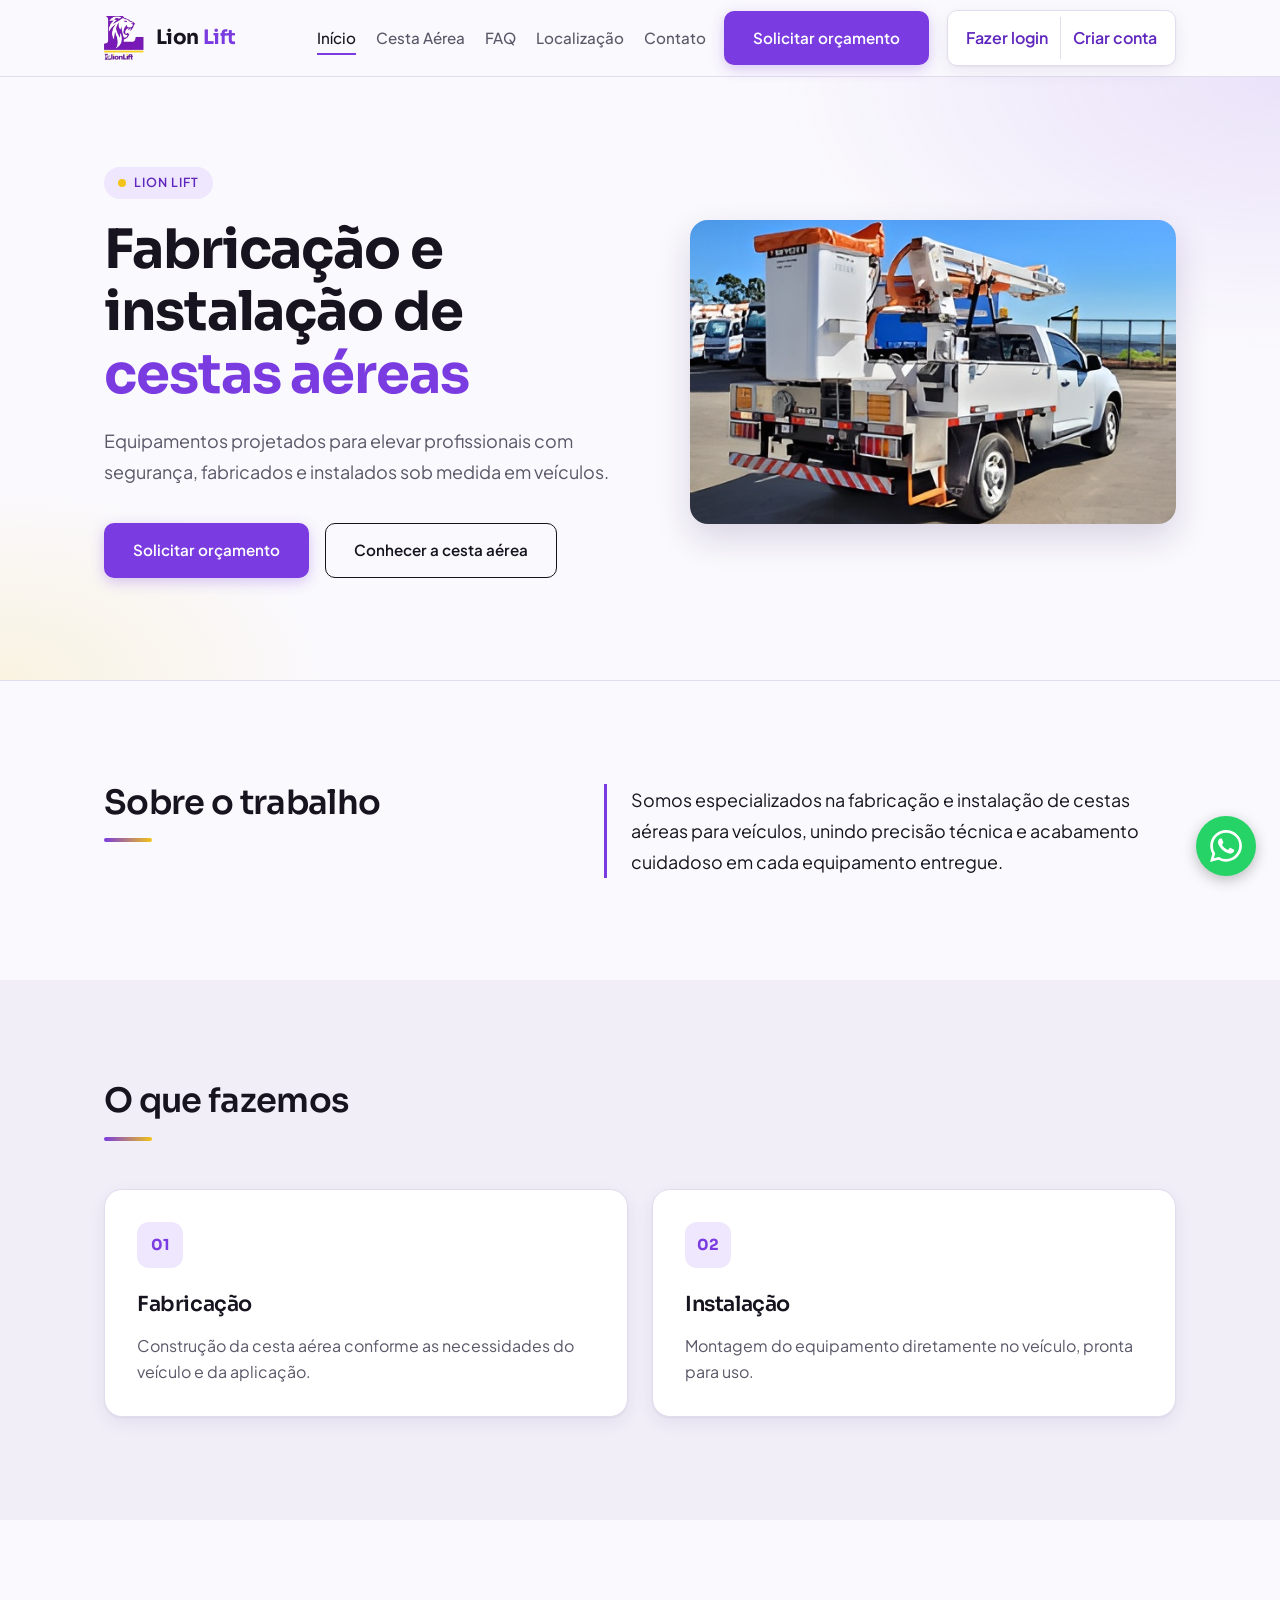
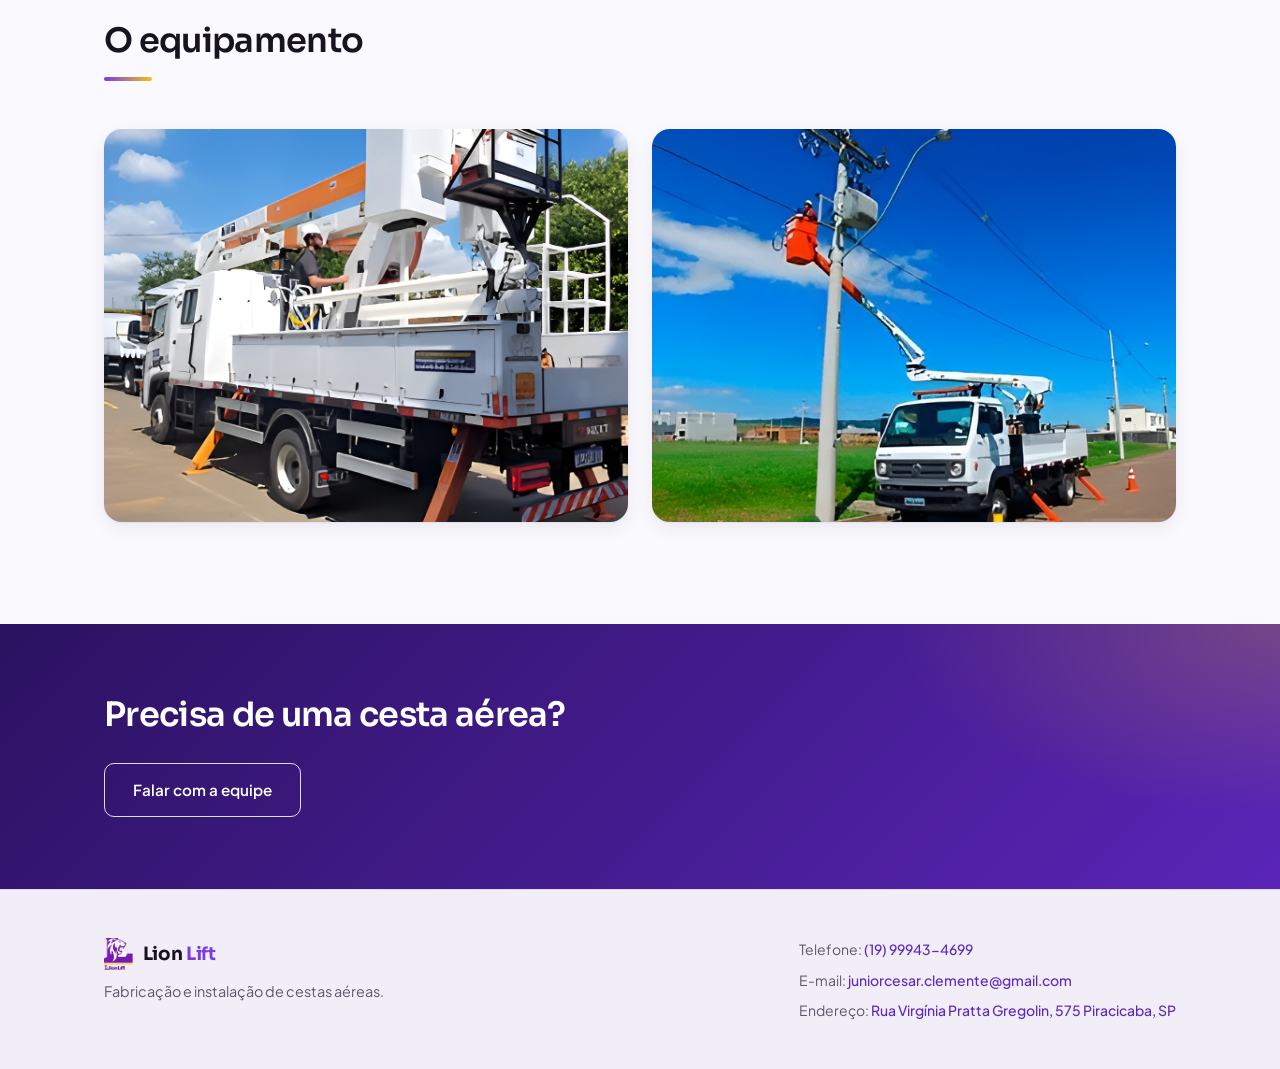
<file: user_system/site/index.html>
﻿<!DOCTYPE html>
<html lang="pt-BR">
<head>
  <meta charset="UTF-8">
  <meta name="viewport" content="width=device-width, initial-scale=1.0">
  <title>Início — Lion Lift | Cestas Aéreas</title>
  <meta name="description" content="Fabricação e instalação de cestas aéreas em veículos.">
  <link rel="preconnect" href="https://fonts.googleapis.com">
  <link rel="preconnect" href="https://fonts.gstatic.com" crossorigin>
  <link href="https://fonts.googleapis.com/css2?family=Sora:wght@500;600;700&family=Plus+Jakarta+Sans:wght@400;500;600&display=swap" rel="stylesheet">
  <link rel="stylesheet" href="style.css">
  <script src="script.js" defer></script>
</head>
<body>

  
  <header class="site-header">
    <div class="container">
      <a href="index.html" class="brand" aria-label="Lion Lift — página inicial">
        <img src="imagens/Logo.png" alt="" class="brand-logo">
        <span class="brand-name">Lion <span>Lift</span></span>
      </a>

      <nav class="nav" id="site-nav">
        <ul class="nav-links">
          <li><a href="index.html" aria-current="page">Início</a></li>
          <li><a href="cesta-aerea.html">Cesta Aérea</a></li>
          <li><a href="faq.html">FAQ</a></li>
          <li><a href="localizacao.html">Localização</a></li>
          <li><a href="contato.html">Contato</a></li>
        </ul>
        <a href="orcamento.html" class="btn btn-primary nav-cta">Solicitar orçamento</a>
        <div class="nav-account-access">
          <a href="../login.php" class="nav-account-link">Fazer login</a>
          <a href="../register.php" class="nav-account-link">Criar conta</a>
        </div>
      </nav>

      <button class="nav-toggle" aria-label="Abrir menu" aria-expanded="false" aria-controls="site-nav">
        <span></span>
      </button>
    </div>
  </header>

  <main>

    
    <section class="hero">
      <div class="container">
        <div class="hero-copy">
          <span class="eyebrow">Lion Lift</span>
          <h1>Fabricação e instalação de <span class="text-accent">cestas aéreas</span></h1>
          <p class="lede">Equipamentos projetados para elevar profissionais com segurança, fabricados e instalados sob medida em veículos.</p>
          <div class="hero-actions">
            <a href="orcamento.html" class="btn btn-primary">Solicitar orçamento</a>
            <a href="cesta-aerea.html" class="btn btn-outline">Conhecer a cesta aérea</a>
          </div>
        </div>
        <div class="hero-media">
          <div class="img-placeholder-frame">
            <img src="imagens/cestaAerea1.jpg" alt="Cesta aérea instalada em veículo">
          </div>
          
        </div>
      </div>
    </section>

    <hr class="divider">

   
    <section class="section">
      <div class="container about-grid">
        <div class="section-head" style="margin-bottom:0;">
          <h2>Sobre o trabalho</h2>
        </div>
        <p>Somos especializados na fabricação e instalação de cestas aéreas para veículos, unindo precisão técnica e acabamento cuidadoso em cada equipamento entregue.</p>
      </div>
    </section>

   
    <section class="section section--alt">
      <div class="container">
        <div class="section-head">
          <h2>O que fazemos</h2>
        </div>
        <div class="services-grid">
          <div class="service-row">
            <span class="service-name">Fabricação</span>
            <p>Construção da cesta aérea conforme as necessidades do veículo e da aplicação.</p>
          </div>
          <div class="service-row">
            <span class="service-name">Instalação</span>
            <p>Montagem do equipamento diretamente no veículo, pronta para uso.</p>
          </div>
        </div>
      </div>
    </section>

    
    <section class="section">
      <div class="container">
        <div class="section-head">
          <h2>O equipamento</h2>
        </div>
        <div class="gallery-grid">
          <div class="img-placeholder-frame">
            <img src="imagens/cestaAerea2.jpg" alt="Cesta aérea instalada em veículo">
          </div>

          <div class="img-placeholder-frame">
            <img src="imagens/cestaAerea3.jpg" alt="Equipamento em uso">
          </div>
        </div>
      </div>
    </section>

   
    <section class="cta-band">
      <div class="container">
        <h2>Precisa de uma cesta aérea?</h2>
        <a href="contato.html" class="btn btn-outline">Falar com a equipe</a>
      </div>
    </section>

  </main>

  
  <footer class="site-footer">
    <div class="container footer-grid">
      <div class="footer-brand">
        <div class="footer-brand-row">
          <img src="imagens/Logo.png" alt="" class="footer-logo">
          <span class="brand-name">Lion <span>Lift</span></span>
        </div>
        <p class="footer-tagline">Fabricação e instalação de cestas aéreas.</p>
      </div>
      <div class="footer-contact">
        <span>Telefone: <span class="placeholder-value">(19) 99943-4699</span></span>
        <span>E-mail: <span class="placeholder-value">juniorcesar.clemente@gmail.com</span></span>
        <span>Endereço: <a class="placeholder-value" href="https://www.google.com/maps/search/?api=1&amp;query=Rua+Virg%C3%ADnia+Pratta+Gregolin%2C+575%2C+Piracicaba%2C+SP%2C+Brasil" target="_blank" rel="noopener noreferrer">Rua Virgínia Pratta Gregolin, 575
Piracicaba, SP</a></span>
      </div>
    </div>
  </footer>

</body>
</html>
</file>
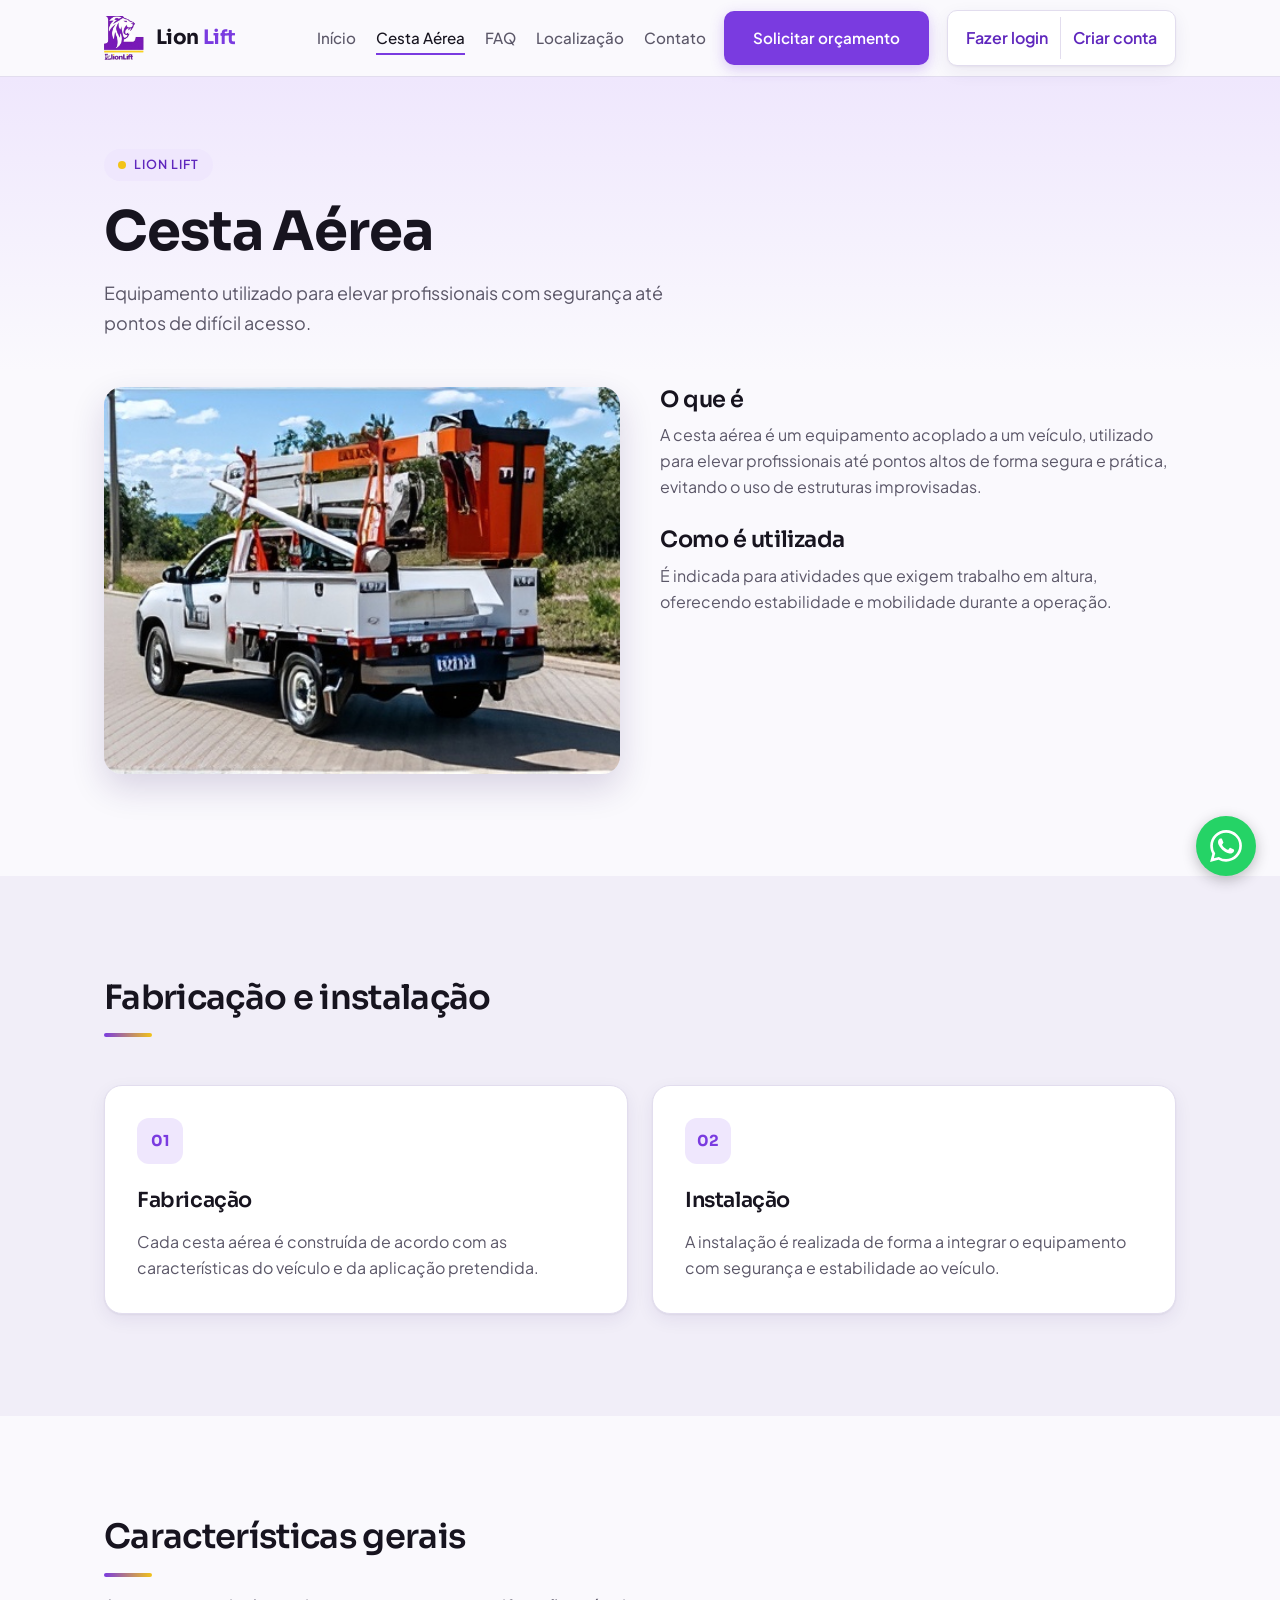
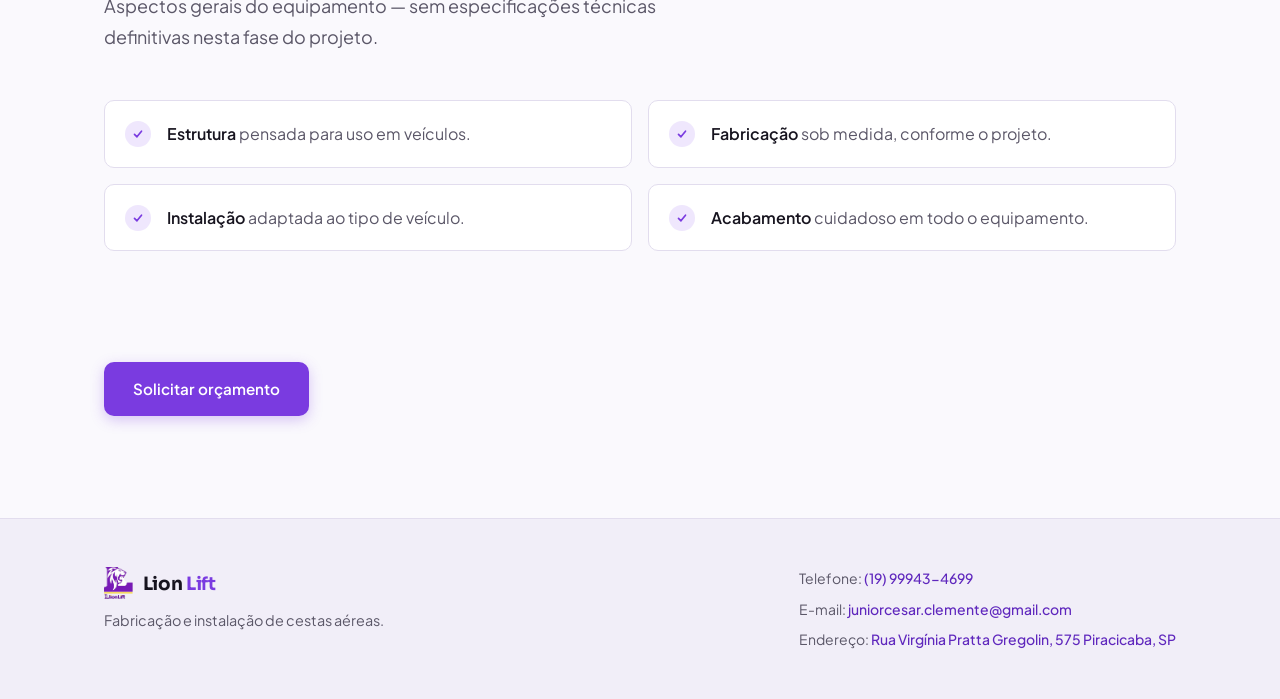
<file: user_system/site/cesta-aerea.html>
﻿<!DOCTYPE html>
<html lang="pt-BR">
<head>
  <meta charset="UTF-8">
  <meta name="viewport" content="width=device-width, initial-scale=1.0">
  <title>Cesta Aérea — Lion Lift | Cestas Aéreas</title>
  <meta name="description" content="Conheça a cesta aérea: fabricação e instalação em veículos.">
  <link rel="preconnect" href="https://fonts.googleapis.com">
  <link rel="preconnect" href="https://fonts.gstatic.com" crossorigin>
  <link href="https://fonts.googleapis.com/css2?family=Sora:wght@500;600;700&family=Plus+Jakarta+Sans:wght@400;500;600&display=swap" rel="stylesheet">
  <link rel="stylesheet" href="style.css">
  <script src="script.js" defer></script>
</head>
<body>

  
  <header class="site-header">
    <div class="container">
      <a href="index.html" class="brand" aria-label="Lion Lift — página inicial">
        <img src="imagens/Logo.png" alt="" class="brand-logo">
        <span class="brand-name">Lion <span>Lift</span></span>
      </a>

      <nav class="nav" id="site-nav">
        <ul class="nav-links">
          <li><a href="index.html">Início</a></li>
          <li><a href="cesta-aerea.html" aria-current="page">Cesta Aérea</a></li>
          <li><a href="faq.html">FAQ</a></li>
          <li><a href="localizacao.html">Localização</a></li>
          <li><a href="contato.html">Contato</a></li>
        </ul>
        <a href="orcamento.html" class="btn btn-primary nav-cta">Solicitar orçamento</a>
        <div class="nav-account-access">
          <a href="../login.php" class="nav-account-link">Fazer login</a>
          <a href="../register.php" class="nav-account-link">Criar conta</a>
        </div>
      </nav>

      <button class="nav-toggle" aria-label="Abrir menu" aria-expanded="false" aria-controls="site-nav">
        <span></span>
      </button>
    </div>
  </header>

  <main>

   
    <section class="page-header">
      <div class="container">
        <span class="eyebrow">Lion Lift</span>
        <h1>Cesta Aérea</h1>
        <p class="lede">Equipamento utilizado para elevar profissionais com segurança até pontos de difícil acesso.</p>
      </div>
    </section>

    
    <section class="section" style="padding-top: 16px;">
      <div class="container product-hero">
        <div class="img-placeholder-frame">
          <img src="imagens/cestaAerea4.jpg" alt="Cesta aérea em detalhe">
        </div>

        <div class="stack">
          <div>
            <h2 style="margin-bottom: 10px;">O que é</h2>
            <p>A cesta aérea é um equipamento acoplado a um veículo, utilizado para elevar profissionais até pontos altos de forma segura e prática, evitando o uso de estruturas improvisadas.</p>
          </div>
          <div>
            <h2 style="margin-bottom: 10px;">Como é utilizada</h2>
            <p>É indicada para atividades que exigem trabalho em altura, oferecendo estabilidade e mobilidade durante a operação.</p>
          </div>
        </div>
      </div>
    </section>

   
    <section class="section section--alt">
      <div class="container">
        <div class="section-head">
          <h2>Fabricação e instalação</h2>
        </div>
        <div class="highlight-grid">
          <div class="highlight-row">
            <span class="service-name">Fabricação</span>
            <p>Cada cesta aérea é construída de acordo com as características do veículo e da aplicação pretendida.</p>
          </div>
          <div class="highlight-row">
            <span class="service-name">Instalação</span>
            <p>A instalação é realizada de forma a integrar o equipamento com segurança e estabilidade ao veículo.</p>
          </div>
        </div>
      </div>
    </section>

    
    <section class="section">
      <div class="container">
        <div class="section-head">
          <h2>Características gerais</h2>
          <p class="lede" style="margin: 0;">Aspectos gerais do equipamento — sem especificações técnicas definitivas nesta fase do projeto.</p>
        </div>
        <ul class="trait-list">
          <li><span>Estrutura</span> pensada para uso em veículos.</li>
          <li><span>Fabricação</span> sob medida, conforme o projeto.</li>
          <li><span>Instalação</span> adaptada ao tipo de veículo.</li>
          <li><span>Acabamento</span> cuidadoso em todo o equipamento.</li>
        </ul>
      </div>
    </section>

   
    <section class="section product-cta">
      <div class="container">
        <a href="orcamento.html" class="btn btn-primary">Solicitar orçamento</a>
      </div>
    </section>

  </main>

  
  <footer class="site-footer">
    <div class="container footer-grid">
      <div class="footer-brand">
        <div class="footer-brand-row">
          <img src="imagens/Logo.png" alt="" class="footer-logo">
          <span class="brand-name">Lion <span>Lift</span></span>
        </div>
        <p class="footer-tagline">Fabricação e instalação de cestas aéreas.</p>
      </div>
      <div class="footer-contact">
        <span>Telefone: <span class="placeholder-value">(19) 99943-4699</span></span>
        <span>E-mail: <span class="placeholder-value">juniorcesar.clemente@gmail.com</span></span>
        <span>Endereço: <a class="placeholder-value" href="https://www.google.com/maps/search/?api=1&amp;query=Rua+Virg%C3%ADnia+Pratta+Gregolin%2C+575%2C+Piracicaba%2C+SP%2C+Brasil" target="_blank" rel="noopener noreferrer">Rua Virgínia Pratta Gregolin, 575
Piracicaba, SP</a></span>
      </div>
    </div>
  </footer>

</body>
</html>
</file>
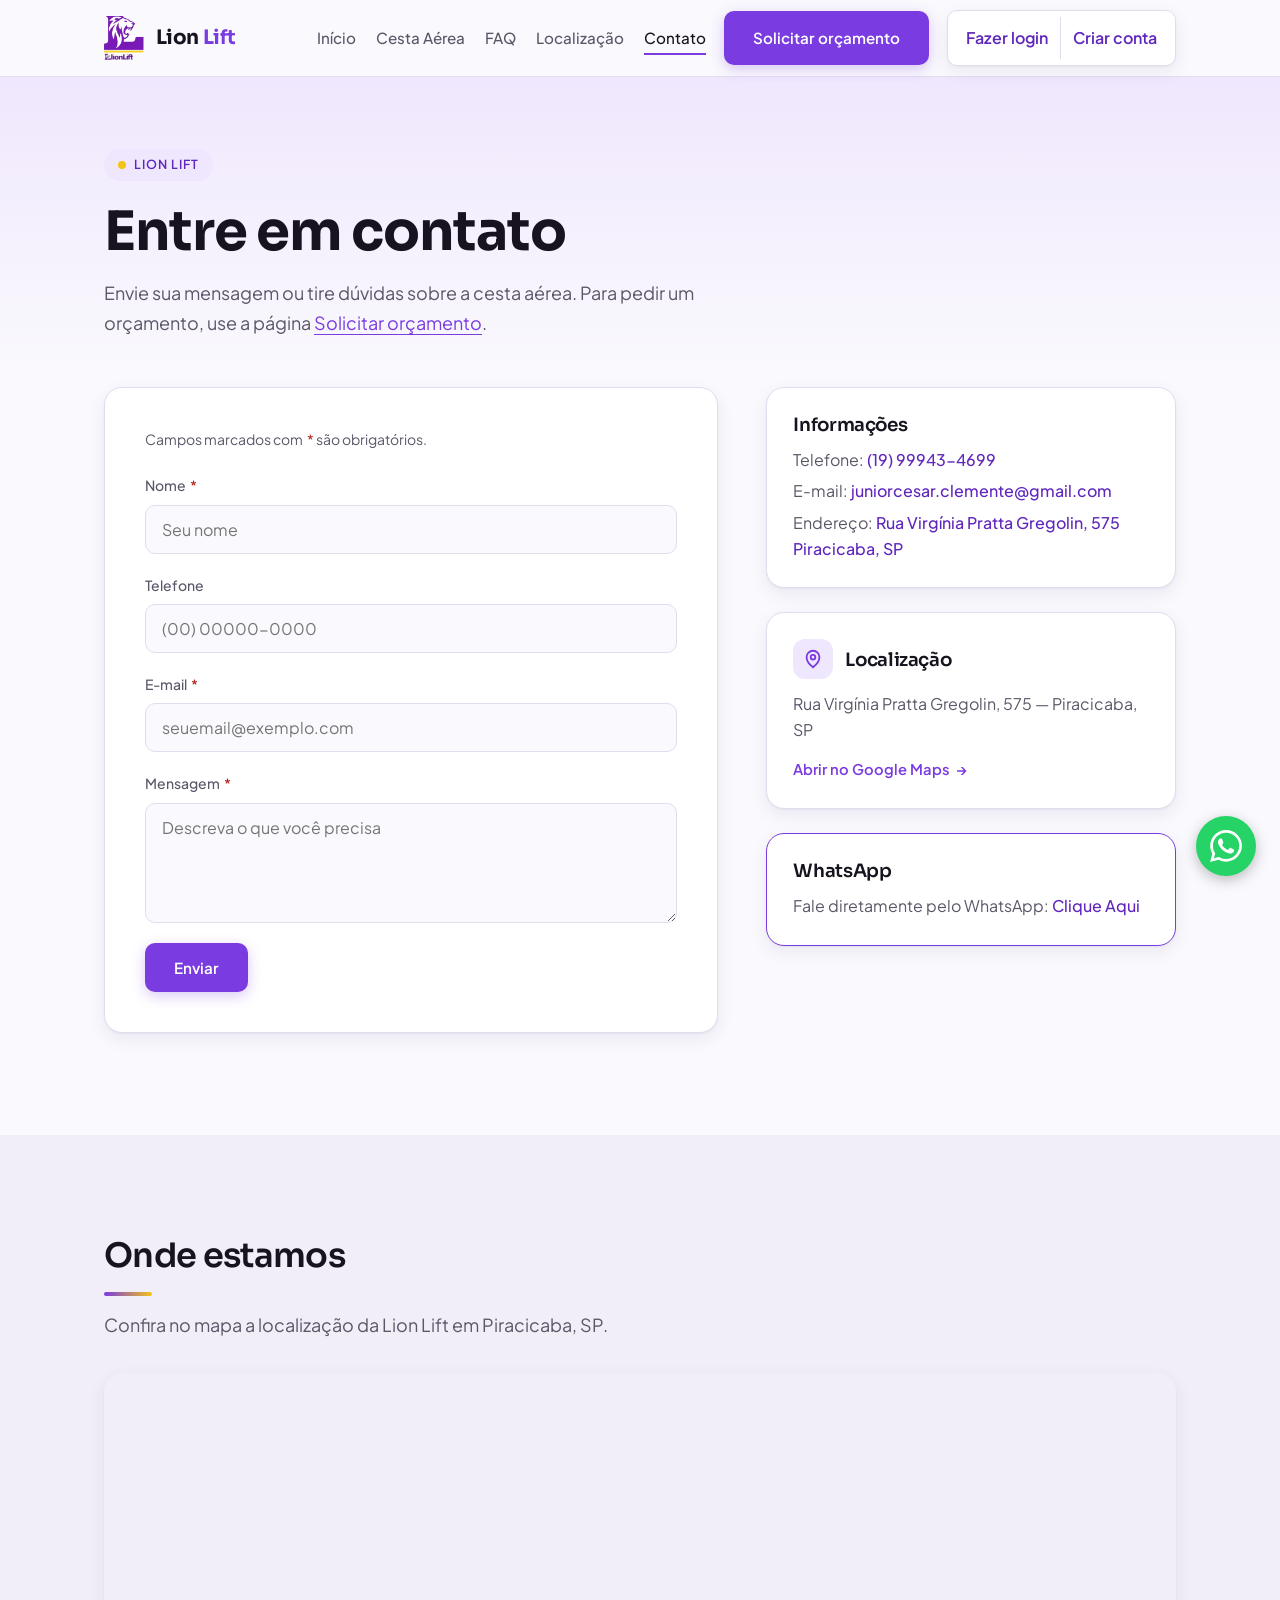
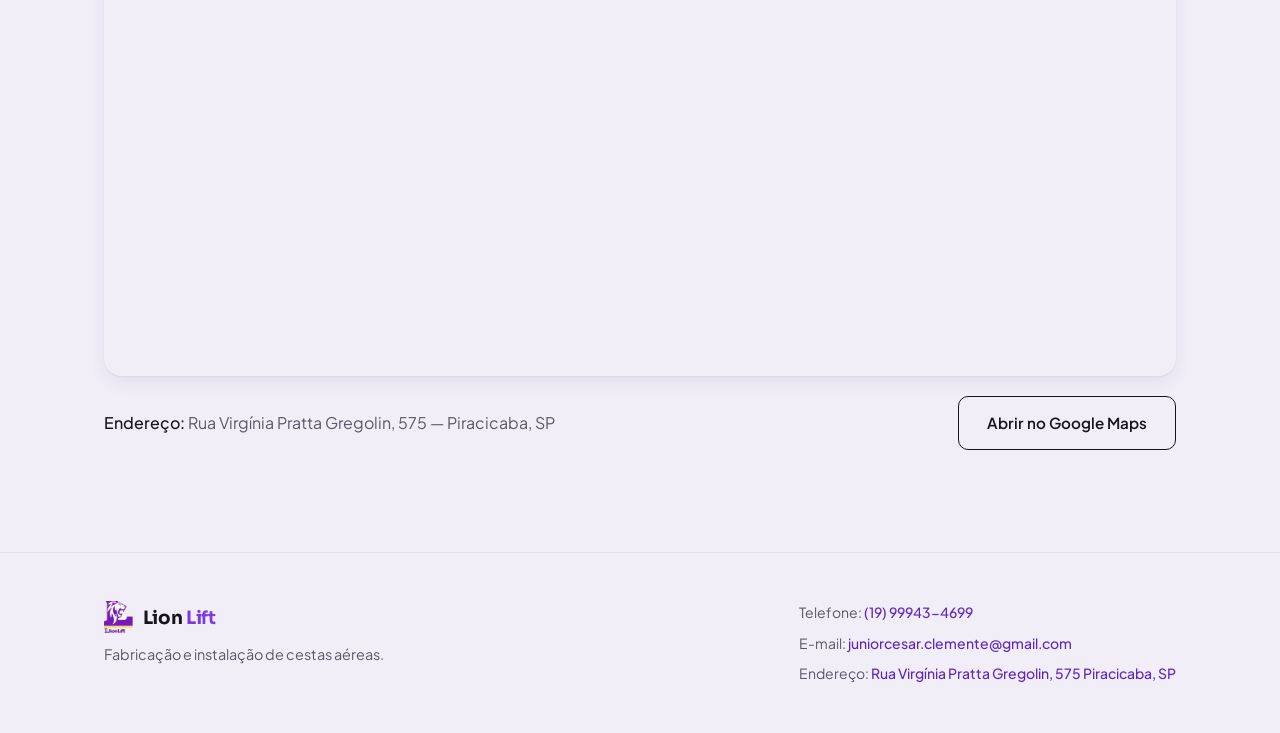
<file: user_system/site/contato.html>
﻿<!DOCTYPE html>
<html lang="pt-BR">
<head>
  <meta charset="UTF-8">
  <meta name="viewport" content="width=device-width, initial-scale=1.0">
  <title>Contato — Lion Lift | Cestas Aéreas</title>
  <meta name="description" content="Entre em contato para solicitar orçamento de cesta aérea.">
  <link rel="preconnect" href="https://fonts.googleapis.com">
  <link rel="preconnect" href="https://fonts.gstatic.com" crossorigin>
  <link href="https://fonts.googleapis.com/css2?family=Sora:wght@500;600;700&family=Plus+Jakarta+Sans:wght@400;500;600&display=swap" rel="stylesheet">
  <link rel="stylesheet" href="style.css">
  <script src="script.js" defer></script>
</head>
<body>

 
  <header class="site-header">
    <div class="container">
      <a href="index.html" class="brand" aria-label="Lion Lift — página inicial">
        <img src="imagens/Logo.png" alt="" class="brand-logo">
        <span class="brand-name">Lion <span>Lift</span></span>
      </a>

      <nav class="nav" id="site-nav">
        <ul class="nav-links">
          <li><a href="index.html">Início</a></li>
          <li><a href="cesta-aerea.html">Cesta Aérea</a></li>
          <li><a href="faq.html">FAQ</a></li>
          <li><a href="localizacao.html">Localização</a></li>
          <li><a href="contato.html" aria-current="page">Contato</a></li>
        </ul>
        <a href="orcamento.html" class="btn btn-primary nav-cta">Solicitar orçamento</a>
        <div class="nav-account-access">
          <a href="../login.php" class="nav-account-link">Fazer login</a>
          <a href="../register.php" class="nav-account-link">Criar conta</a>
        </div>
      </nav>

      <button class="nav-toggle" aria-label="Abrir menu" aria-expanded="false" aria-controls="site-nav">
        <span></span>
      </button>
    </div>
  </header>

  <main>

    
    <section class="page-header">
      <div class="container">
        <span class="eyebrow">Lion Lift</span>
        <h1>Entre em contato</h1>
        <p class="lede">Envie sua mensagem ou tire dúvidas sobre a cesta aérea. Para pedir um orçamento, use a página <a href="orcamento.html" class="text-link">Solicitar orçamento</a>.</p>
      </div>
    </section>

    
    <section class="section" style="padding-top: 16px;">
      <div class="container contact-grid">

        <form class="form-panel contact-form" data-validar data-endpoint="" novalidate>
          
          <p class="form-required-note">Campos marcados com <span class="req-mark" aria-hidden="true">*</span> são obrigatórios.</p>

          <div class="form-row">
            <label for="nome">Nome <span class="req-mark" aria-hidden="true">*</span></label>
            <input type="text" id="nome" name="nome" placeholder="Seu nome" autocomplete="name" required data-validate="name" data-msg-required="Informe o seu nome.">
          </div>
          <div class="form-row">
            <label for="telefone">Telefone</label>
            <input type="tel" id="telefone" name="telefone" placeholder="(00) 00000-0000" autocomplete="tel" inputmode="tel" data-validate="phone">
          </div>
          <div class="form-row">
            <label for="email">E-mail <span class="req-mark" aria-hidden="true">*</span></label>
            <input type="email" id="email" name="email" placeholder="seuemail@exemplo.com" autocomplete="email" required data-validate="email" data-msg-required="Informe o seu e-mail.">
          </div>
          <div class="form-row">
            <label for="mensagem">Mensagem <span class="req-mark" aria-hidden="true">*</span></label>
            <textarea id="mensagem" name="mensagem" placeholder="Descreva o que você precisa" required data-msg-required="Escreva a sua mensagem."></textarea>
          </div>
          <button type="submit" class="btn btn-primary">Enviar</button>
          <p class="form-status" role="status"></p>
         
        </form>

        <aside class="contact-aside">
          <div class="contact-card">
            <h3>Informações</h3>
            <p>Telefone: <span class="placeholder-value">(19) 99943-4699</span></p>
            <p>E-mail: <span class="placeholder-value">juniorcesar.clemente@gmail.com</span></p>
            <p>Endereço: <span class="placeholder-value">Rua Virgínia Pratta Gregolin, 575
Piracicaba, SP</span></p>
          </div>

          <a class="contact-card contact-card-link location-card" href="https://www.google.com/maps/search/?api=1&amp;query=Rua+Virg%C3%ADnia+Pratta+Gregolin%2C+575%2C+Piracicaba%2C+SP%2C+Brasil" target="_blank" rel="noopener noreferrer">
            <div class="contact-card-title">
              <span class="contact-card-icon" aria-hidden="true">
                <svg viewBox="0 0 24 24" fill="none" stroke="currentColor" stroke-width="2" stroke-linecap="round" stroke-linejoin="round"><path d="M12 21s7-5.6 7-11a7 7 0 1 0-14 0c0 5.4 7 11 7 11z"/><circle cx="12" cy="10" r="2.5"/></svg>
              </span>
              <h3>Localização</h3>
            </div>
            <p>Rua Virgínia Pratta Gregolin, 575 — Piracicaba, SP</p>
            <span class="card-action">Abrir no Google Maps <span aria-hidden="true">→</span></span>
          </a>

          <div class="contact-card whatsapp">
            <h3>WhatsApp</h3>
            <p>Fale diretamente pelo WhatsApp: <span class="placeholder-value"><a href="https://wa.me/5519999434699?text=Ol%C3%A1!%20Gostaria%20de%20saber%20mais%20sobre%20as%20cestas%20a%C3%A9reas." target="_blank" rel="noopener noreferrer">Clique Aqui</a></span></p>
          </div>
        </aside>

      </div>
    </section>


    
    <section class="section section--alt map-section" id="onde-estamos">
      <div class="container">
        <div class="section-head">
          <h2>Onde estamos</h2>
          <p class="lede">Confira no mapa a localização da Lion Lift em Piracicaba, SP.</p>
        </div>

        
        <div class="img-placeholder-frame map-frame">
          <iframe
            title="Mapa com a localização da Lion Lift"
            src="https://www.google.com/maps?q=Rua+Virg%C3%ADnia+Pratta+Gregolin%2C+575%2C+Piracicaba%2C+SP%2C+Brasil&amp;output=embed"
            loading="lazy"
            referrerpolicy="no-referrer-when-downgrade"
            allowfullscreen></iframe>
        </div>

        <div class="map-footer">
          <p class="map-address"><strong>Endereço:</strong> Rua Virgínia Pratta Gregolin, 575 — Piracicaba, SP</p>
          <a class="btn btn-outline" href="https://www.google.com/maps/search/?api=1&amp;query=Rua+Virg%C3%ADnia+Pratta+Gregolin%2C+575%2C+Piracicaba%2C+SP%2C+Brasil" target="_blank" rel="noopener noreferrer">Abrir no Google Maps</a>
        </div>
      </div>
    </section>

  </main>

  
  <footer class="site-footer">
    <div class="container footer-grid">
      <div class="footer-brand">
        <div class="footer-brand-row">
          <img src="imagens/Logo.png" alt="" class="footer-logo">
          <span class="brand-name">Lion <span>Lift</span></span>
        </div>
        <p class="footer-tagline">Fabricação e instalação de cestas aéreas.</p>
      </div>
      <div class="footer-contact">
        <span>Telefone: <span class="placeholder-value">(19) 99943-4699</span></span>
        <span>E-mail: <span class="placeholder-value">juniorcesar.clemente@gmail.com</span></span>
        <span>Endereço: <a class="placeholder-value" href="https://www.google.com/maps/search/?api=1&amp;query=Rua+Virg%C3%ADnia+Pratta+Gregolin%2C+575%2C+Piracicaba%2C+SP%2C+Brasil" target="_blank" rel="noopener noreferrer">Rua Virgínia Pratta Gregolin, 575
Piracicaba, SP</a></span>
      </div>
    </div>
  </footer>

</body>
</html>
</file>
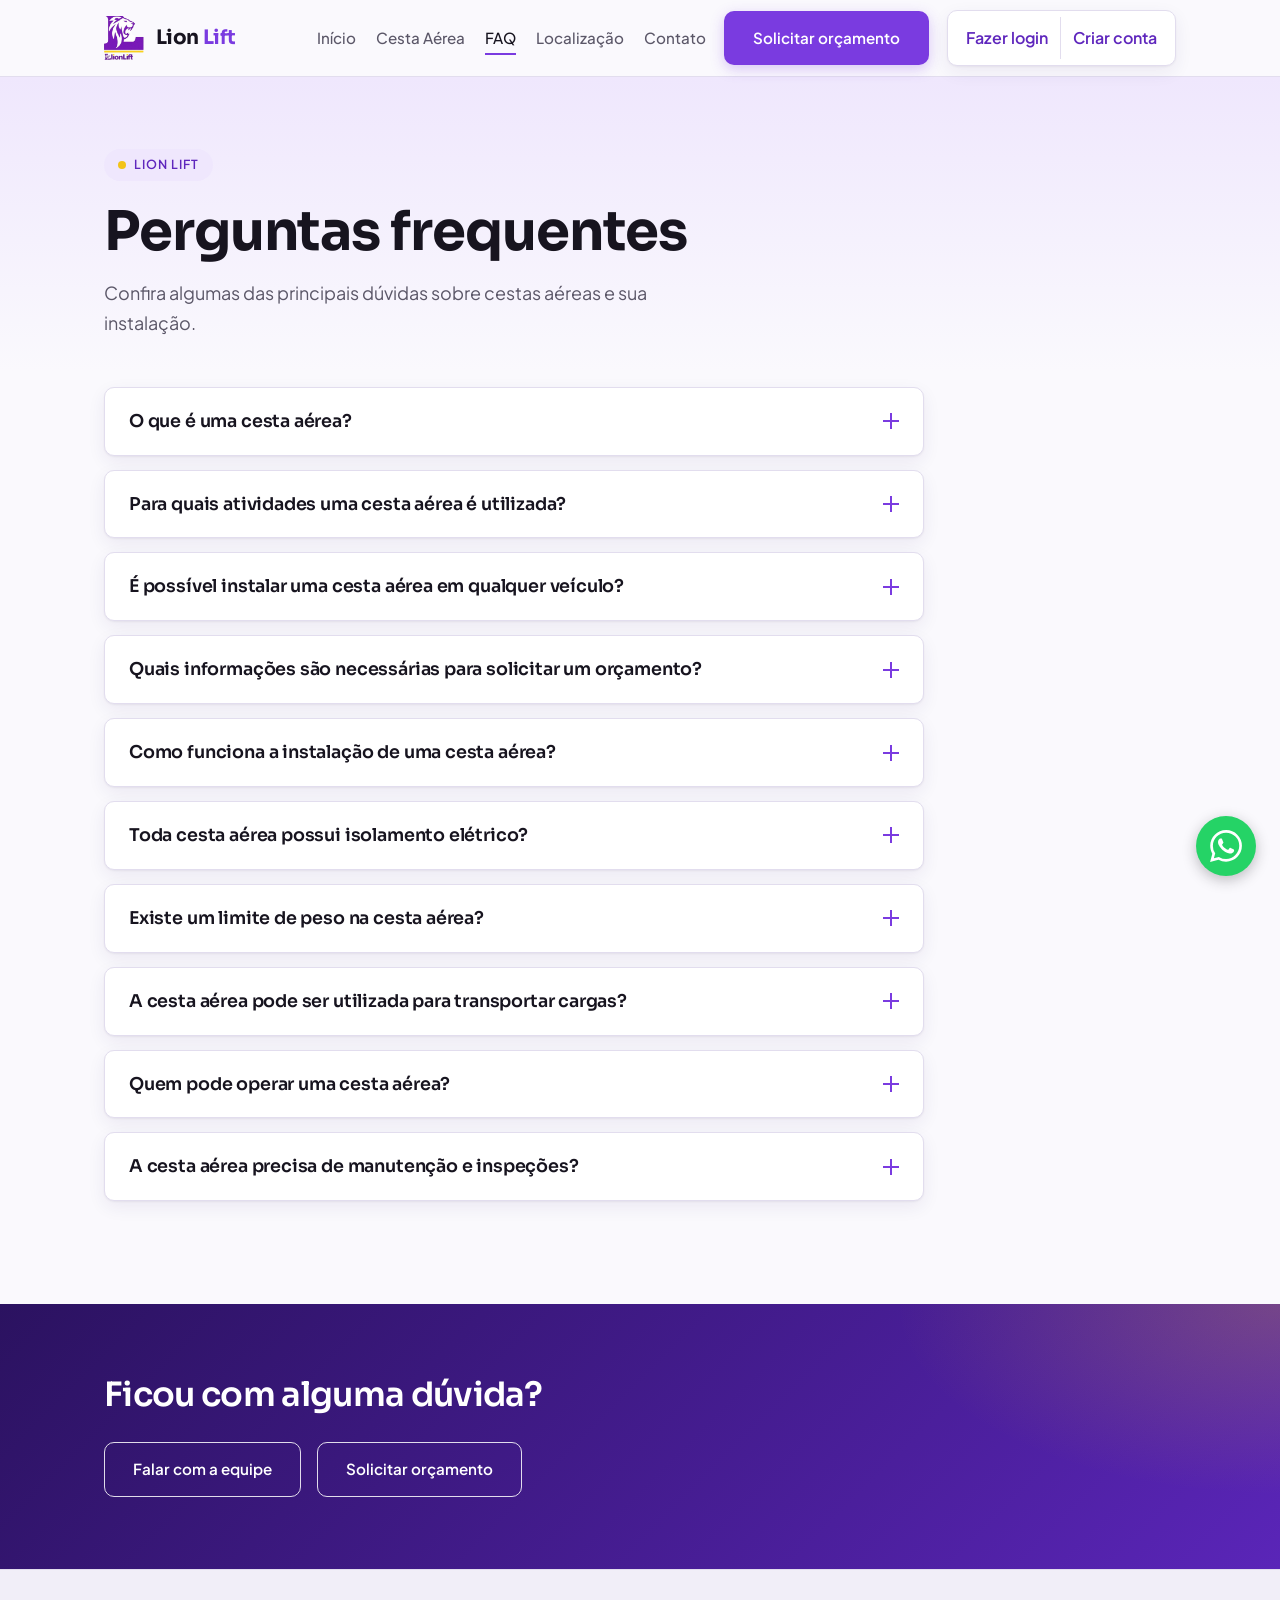
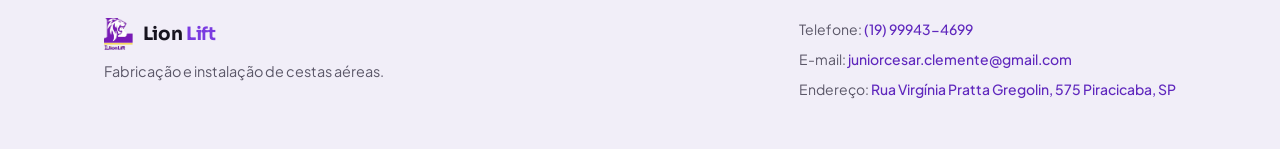
<file: user_system/site/faq.html>
﻿<!DOCTYPE html>
<html lang="pt-BR">
<head>
  <meta charset="UTF-8">
  <meta name="viewport" content="width=device-width, initial-scale=1.0">
  <title>Perguntas frequentes — Lion Lift | Cestas Aéreas</title>
  <meta name="description" content="Perguntas frequentes sobre cestas aéreas e sua instalação em veículos.">
  <link rel="preconnect" href="https://fonts.googleapis.com">
  <link rel="preconnect" href="https://fonts.gstatic.com" crossorigin>
  <link href="https://fonts.googleapis.com/css2?family=Sora:wght@500;600;700&family=Plus+Jakarta+Sans:wght@400;500;600&display=swap" rel="stylesheet">
  <link rel="stylesheet" href="style.css">
  <script src="script.js" defer></script>
</head>
<body>

  <!-- ====================== HEADER ====================== -->
  <header class="site-header">
    <div class="container">
      <a href="index.html" class="brand" aria-label="Lion Lift — página inicial">
        <img src="imagens/Logo.png" alt="" class="brand-logo">
        <span class="brand-name">Lion <span>Lift</span></span>
      </a>

      <nav class="nav" id="site-nav">
        <ul class="nav-links">
          <li><a href="index.html">Início</a></li>
          <li><a href="cesta-aerea.html">Cesta Aérea</a></li>
          <li><a href="faq.html" aria-current="page">FAQ</a></li>
          <li><a href="localizacao.html">Localização</a></li>
          <li><a href="contato.html">Contato</a></li>
        </ul>
        <a href="orcamento.html" class="btn btn-primary nav-cta">Solicitar orçamento</a>
        <div class="nav-account-access">
          <a href="../login.php" class="nav-account-link">Fazer login</a>
          <a href="../register.php" class="nav-account-link">Criar conta</a>
        </div>
      </nav>

      <button class="nav-toggle" aria-label="Abrir menu" aria-expanded="false" aria-controls="site-nav">
        <span></span>
      </button>
    </div>
  </header>

  <main>

    <!-- ====================== TÍTULO ====================== -->
    <section class="page-header">
      <div class="container">
        <span class="eyebrow">Lion Lift</span>
        <h1>Perguntas frequentes</h1>
        <p class="lede">Confira algumas das principais dúvidas sobre cestas aéreas e sua instalação.</p>
      </div>
    </section>

    <!-- ====================== ACORDEÃO ====================== -->
    <section class="section" style="padding-top: 16px;">
      <div class="container">
        <div class="faq-list">
          <details class="faq-item">
            <summary>O que é uma cesta aérea?<span class="faq-icon" aria-hidden="true"></span></summary>
            <div class="faq-answer"><p>É um equipamento instalado em veículos, utilizado para elevar trabalhadores com segurança até locais elevados, facilitando atividades que exigem acesso em altura.</p></div>
          </details>
          <details class="faq-item">
            <summary>Para quais atividades uma cesta aérea é utilizada?<span class="faq-icon" aria-hidden="true"></span></summary>
            <div class="faq-answer"><p>É utilizada principalmente em serviços de manutenção de redes elétricas, iluminação pública, telecomunicações, poda e outras atividades que exigem acesso a pontos elevados.</p></div>
          </details>
          <details class="faq-item">
            <summary>É possível instalar uma cesta aérea em qualquer veículo?<span class="faq-icon" aria-hidden="true"></span></summary>
            <div class="faq-answer"><p>Não necessariamente. A instalação depende das características do veículo, como capacidade de carga, estrutura do chassi, dimensões e compatibilidade com o equipamento. É necessária uma avaliação técnica.</p></div>
          </details>
          <details class="faq-item">
            <summary>Quais informações são necessárias para solicitar um orçamento?<span class="faq-icon" aria-hidden="true"></span></summary>
            <div class="faq-answer"><p>Informações como marca, modelo e ano do veículo, além da finalidade de utilização do equipamento, ajudam a equipe a compreender melhor a necessidade do cliente.</p></div>
          </details>
          <details class="faq-item">
            <summary>Como funciona a instalação de uma cesta aérea?<span class="faq-icon" aria-hidden="true"></span></summary>
            <div class="faq-answer"><p>O processo envolve a avaliação do veículo e do equipamento adequado, seguida das etapas de preparação, fixação e instalação. Os procedimentos específicos dependem das características de cada projeto.</p></div>
          </details>
          <details class="faq-item">
            <summary>Toda cesta aérea possui isolamento elétrico?<span class="faq-icon" aria-hidden="true"></span></summary>
            <div class="faq-answer"><p>Não. Existem equipamentos isolados e não isolados. A escolha depende das características do serviço e dos requisitos de segurança aplicáveis. É fundamental confirmar a especificação do equipamento antes da utilização.</p></div>
          </details>
          <details class="faq-item">
            <summary>Existe um limite de peso na cesta aérea?<span class="faq-icon" aria-hidden="true"></span></summary>
            <div class="faq-answer"><p>Sim. Cada equipamento possui uma capacidade nominal de carga, que deve ser respeitada. Esse limite considera os trabalhadores e as ferramentas e materiais transportados.</p></div>
          </details>
          <details class="faq-item">
            <summary>A cesta aérea pode ser utilizada para transportar cargas?<span class="faq-icon" aria-hidden="true"></span></summary>
            <div class="faq-answer"><p>A cesta é destinada à elevação de trabalhadores. O transporte de ferramentas e materiais necessários à atividade deve respeitar as condições de segurança e a capacidade permitida pelo fabricante.</p></div>
          </details>
          <details class="faq-item">
            <summary>Quem pode operar uma cesta aérea?<span class="faq-icon" aria-hidden="true"></span></summary>
            <div class="faq-answer"><p>A operação deve ser realizada por trabalhadores devidamente capacitados, seguindo as orientações do fabricante e os requisitos de segurança aplicáveis.</p></div>
          </details>
          <details class="faq-item">
            <summary>A cesta aérea precisa de manutenção e inspeções?<span class="faq-icon" aria-hidden="true"></span></summary>
            <div class="faq-answer"><p>Sim. Inspeções e manutenções são fundamentais para preservar as condições de funcionamento e segurança do equipamento, seguindo as orientações do fabricante e as normas aplicáveis.</p></div>
          </details>
        </div>
      </div>
    </section>

    <!-- ====================== CTA ====================== -->
    <section class="cta-band">
      <div class="container">
        <h2>Ficou com alguma dúvida?</h2>
        <div class="hero-actions">
          <a href="contato.html" class="btn btn-outline">Falar com a equipe</a>
          <a href="orcamento.html" class="btn btn-outline">Solicitar orçamento</a>
        </div>
      </div>
    </section>

  </main>

  <!-- ====================== FOOTER ====================== -->
  <footer class="site-footer">
    <div class="container footer-grid">
      <div class="footer-brand">
        <div class="footer-brand-row">
          <img src="imagens/Logo.png" alt="" class="footer-logo">
          <span class="brand-name">Lion <span>Lift</span></span>
        </div>
        <p class="footer-tagline">Fabricação e instalação de cestas aéreas.</p>
      </div>
      <div class="footer-contact">
        <span>Telefone: <span class="placeholder-value">(19) 99943-4699</span></span>
        <span>E-mail: <span class="placeholder-value">juniorcesar.clemente@gmail.com</span></span>
        <span>Endereço: <a class="placeholder-value" href="https://www.google.com/maps/search/?api=1&amp;query=Rua+Virg%C3%ADnia+Pratta+Gregolin%2C+575%2C+Piracicaba%2C+SP%2C+Brasil" target="_blank" rel="noopener noreferrer">Rua Virgínia Pratta Gregolin, 575
Piracicaba, SP</a></span>
      </div>
    </div>
  </footer>

</body>
</html>
</file>
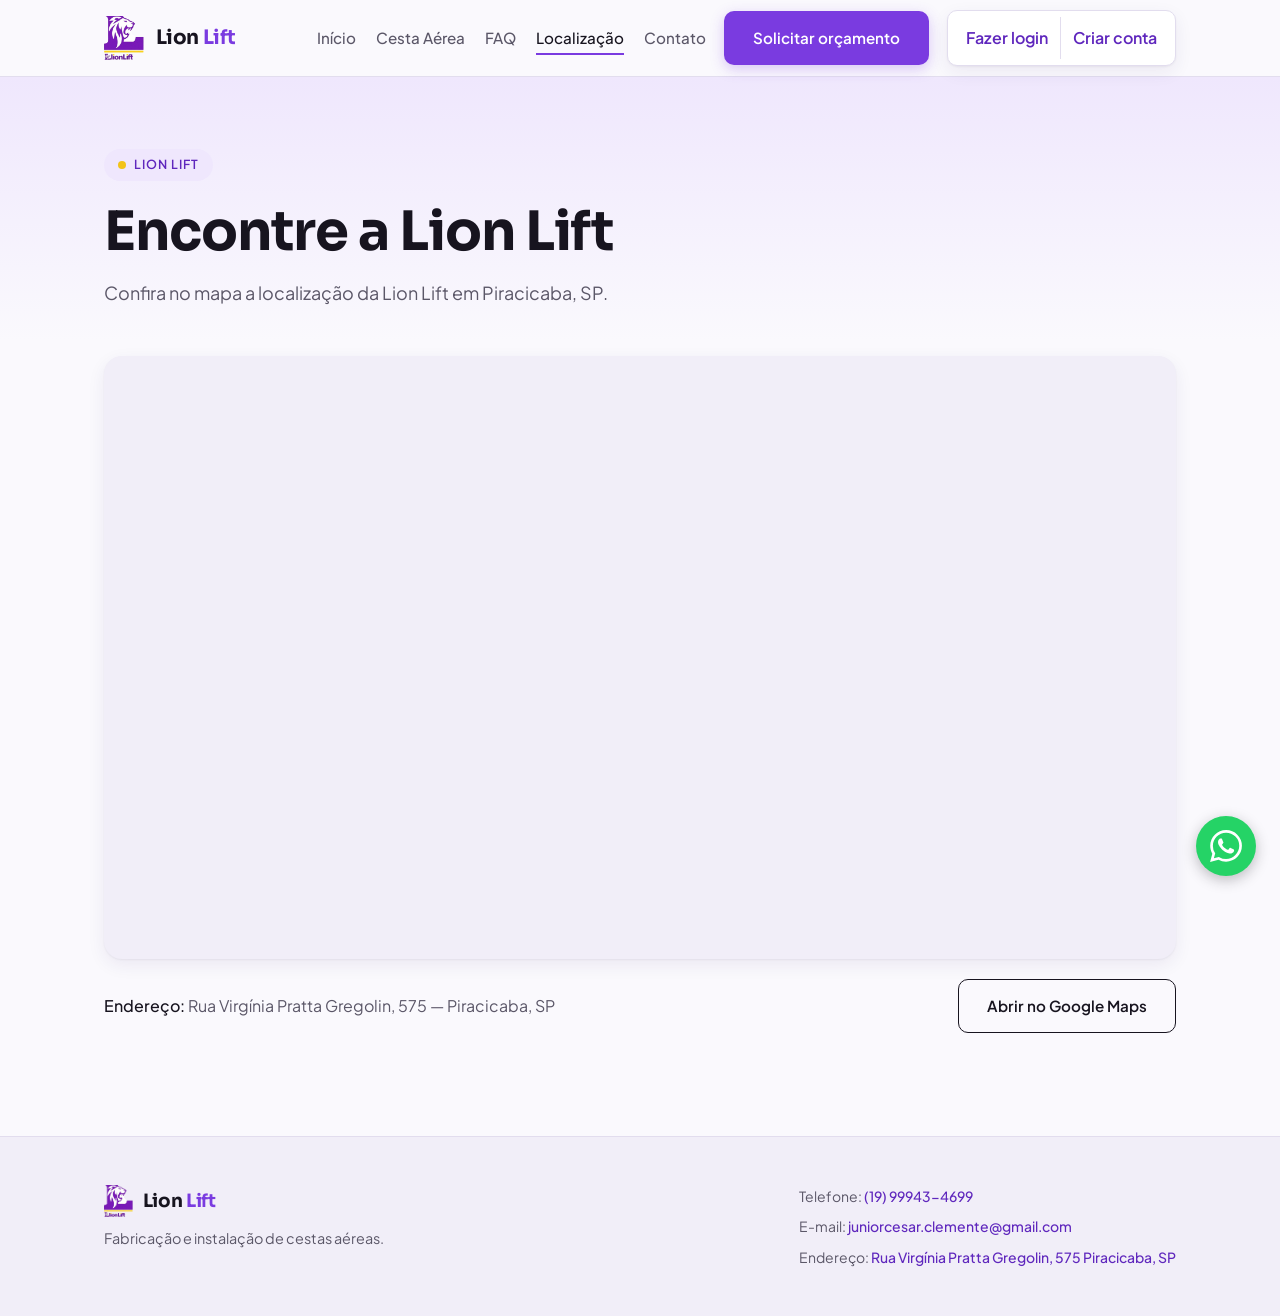
<file: user_system/site/localizacao.html>
﻿<!DOCTYPE html>
<html lang="pt-BR">
<head>
  <meta charset="UTF-8">
  <meta name="viewport" content="width=device-width, initial-scale=1.0">
  <title>Localização — Lion Lift | Cestas Aéreas</title>
  <meta name="description" content="Encontre a Lion Lift: veja no mapa a localização da empresa em Piracicaba, SP.">
  <link rel="preconnect" href="https://fonts.googleapis.com">
  <link rel="preconnect" href="https://fonts.gstatic.com" crossorigin>
  <link href="https://fonts.googleapis.com/css2?family=Sora:wght@500;600;700&family=Plus+Jakarta+Sans:wght@400;500;600&display=swap" rel="stylesheet">
  <link rel="stylesheet" href="style.css">
  <script src="script.js" defer></script>
</head>
<body>

  
  <header class="site-header">
    <div class="container">
      <a href="index.html" class="brand" aria-label="Lion Lift — página inicial">
        <img src="imagens/Logo.png" alt="" class="brand-logo">
        <span class="brand-name">Lion <span>Lift</span></span>
      </a>

      <nav class="nav" id="site-nav">
        <ul class="nav-links">
          <li><a href="index.html">Início</a></li>
          <li><a href="cesta-aerea.html">Cesta Aérea</a></li>
          <li><a href="faq.html">FAQ</a></li>
          <li><a href="localizacao.html" aria-current="page">Localização</a></li>
          <li><a href="contato.html">Contato</a></li>
        </ul>
        <a href="orcamento.html" class="btn btn-primary nav-cta">Solicitar orçamento</a>
        <div class="nav-account-access">
          <a href="../login.php" class="nav-account-link">Fazer login</a>
          <a href="../register.php" class="nav-account-link">Criar conta</a>
        </div>
      </nav>

      <button class="nav-toggle" aria-label="Abrir menu" aria-expanded="false" aria-controls="site-nav">
        <span></span>
      </button>
    </div>
  </header>

  <main>

   
    <section class="page-header">
      <div class="container">
        <span class="eyebrow">Lion Lift</span>
        <h1>Encontre a Lion Lift</h1>
        <p class="lede">Confira no mapa a localização da Lion Lift em Piracicaba, SP.</p>
      </div>
    </section>

    
    <section class="section map-section" style="padding-top: 16px;" id="mapa">
      <div class="container">

        
        <div class="img-placeholder-frame map-frame">
          <iframe
            title="Mapa com a localização da Lion Lift"
            src="https://www.google.com/maps?q=Rua+Virg%C3%ADnia+Pratta+Gregolin%2C+575%2C+Piracicaba%2C+SP%2C+Brasil&amp;output=embed"
            loading="lazy"
            referrerpolicy="no-referrer-when-downgrade"
            allowfullscreen></iframe>
        </div>

        <div class="map-footer">
          <p class="map-address"><strong>Endereço:</strong> Rua Virgínia Pratta Gregolin, 575 — Piracicaba, SP</p>
          <a class="btn btn-outline" href="https://www.google.com/maps/search/?api=1&amp;query=Rua+Virg%C3%ADnia+Pratta+Gregolin%2C+575%2C+Piracicaba%2C+SP%2C+Brasil" target="_blank" rel="noopener noreferrer">Abrir no Google Maps</a>
        </div>
      </div>
    </section>

  </main>

 
  <footer class="site-footer">
    <div class="container footer-grid">
      <div class="footer-brand">
        <div class="footer-brand-row">
          <img src="imagens/Logo.png" alt="" class="footer-logo">
          <span class="brand-name">Lion <span>Lift</span></span>
        </div>
        <p class="footer-tagline">Fabricação e instalação de cestas aéreas.</p>
      </div>
      <div class="footer-contact">
        <span>Telefone: <span class="placeholder-value">(19) 99943-4699</span></span>
        <span>E-mail: <span class="placeholder-value">juniorcesar.clemente@gmail.com</span></span>
        <span>Endereço: <a class="placeholder-value" href="https://www.google.com/maps/search/?api=1&amp;query=Rua+Virg%C3%ADnia+Pratta+Gregolin%2C+575%2C+Piracicaba%2C+SP%2C+Brasil" target="_blank" rel="noopener noreferrer">Rua Virgínia Pratta Gregolin, 575
Piracicaba, SP</a></span>
      </div>
    </div>
  </footer>

</body>
</html>
</file>
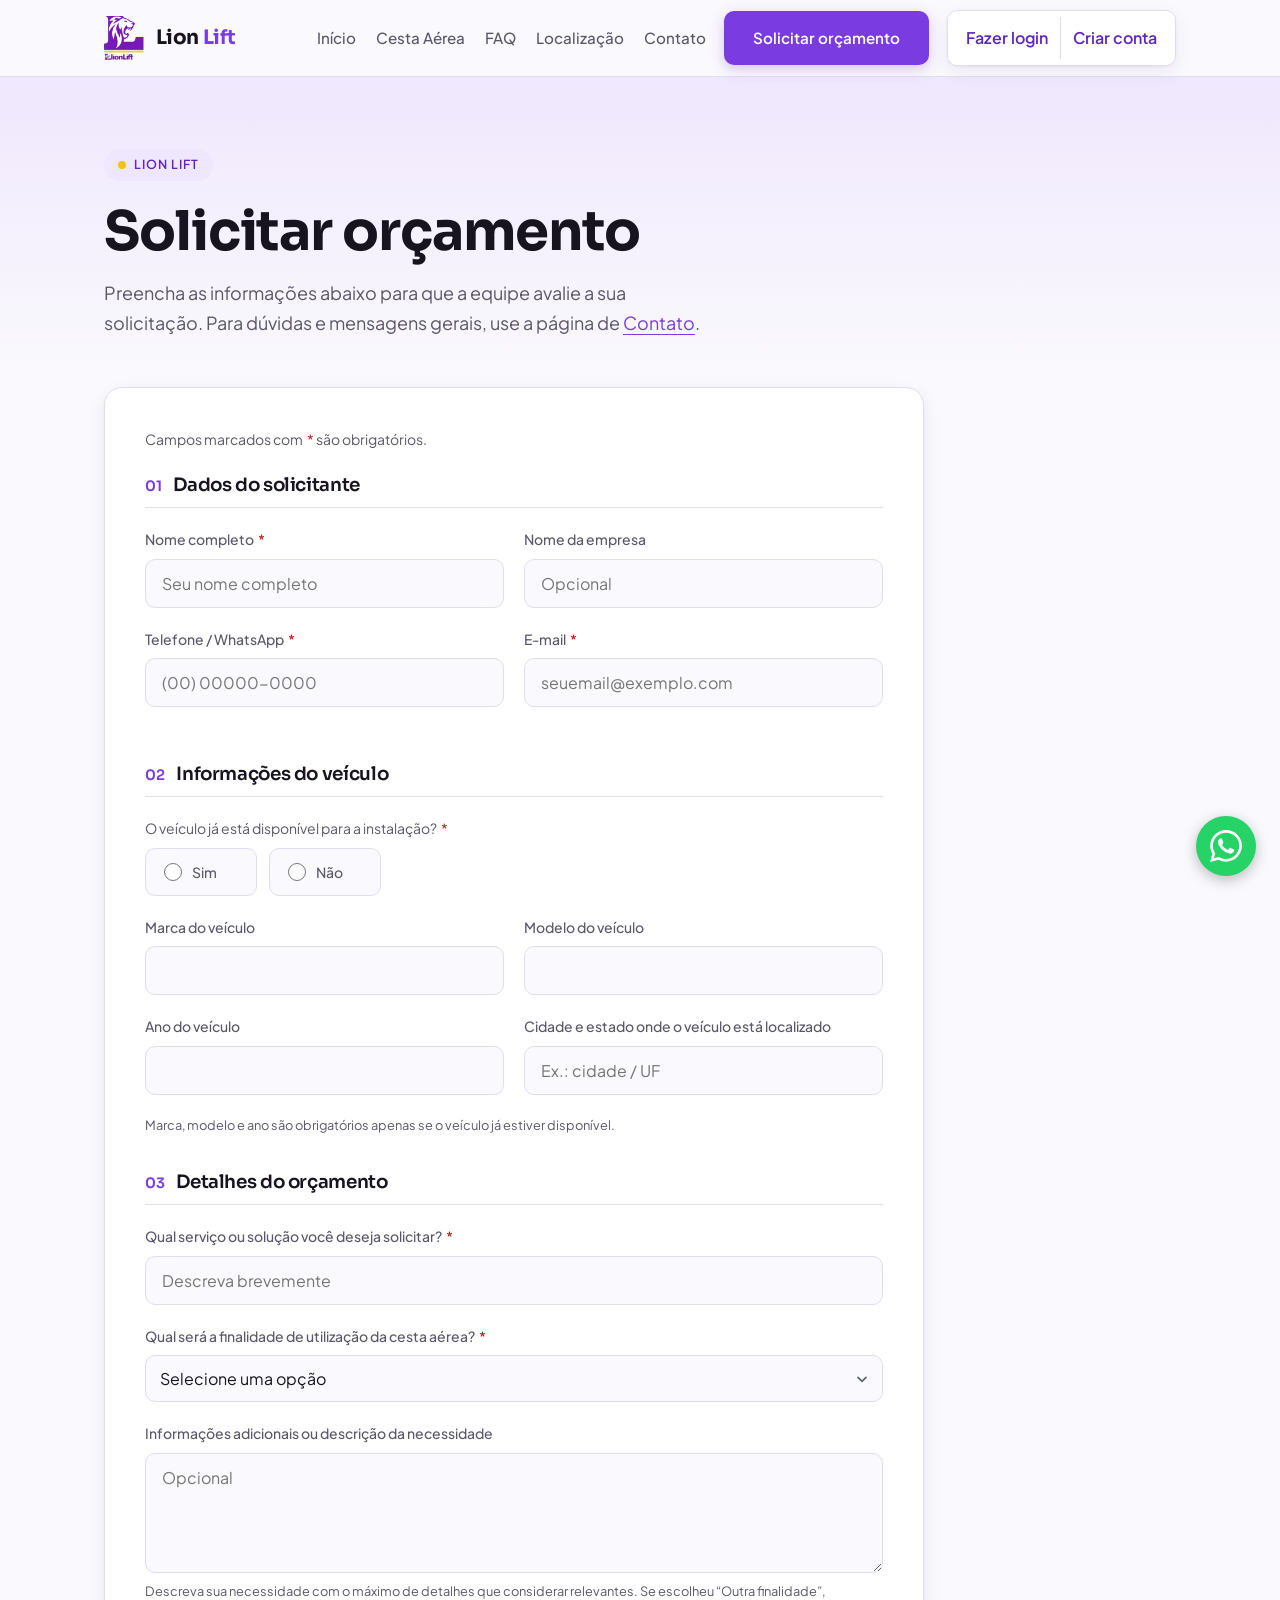
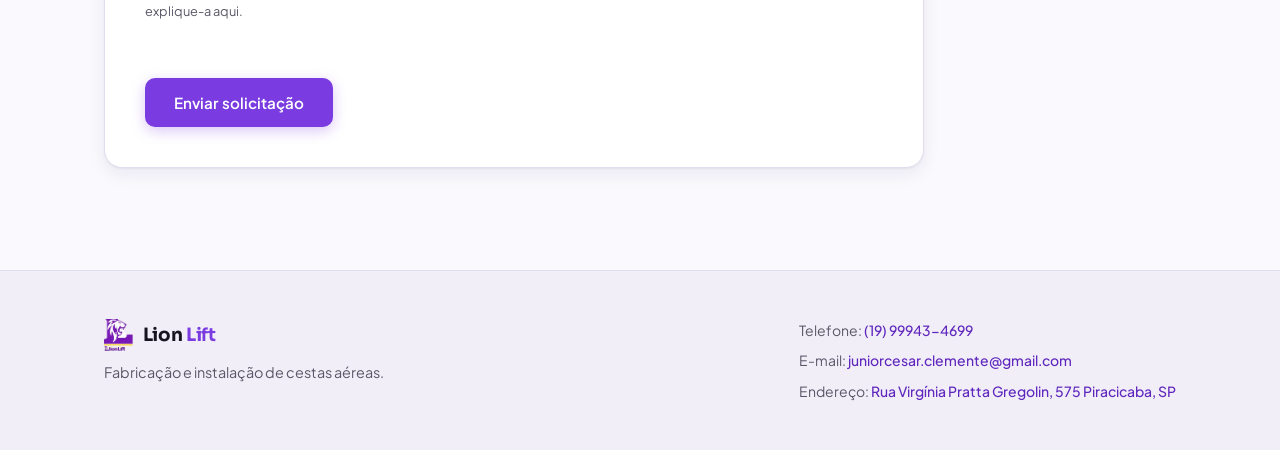
<file: user_system/site/orcamento.html>
﻿<!DOCTYPE html>
<html lang="pt-BR">
<head>
  <meta charset="UTF-8">
  <meta name="viewport" content="width=device-width, initial-scale=1.0">
  <title>Solicitar orçamento — Lion Lift | Cestas Aéreas</title>
  <meta name="description" content="Solicite um orçamento de cesta aérea para o seu veículo.">
  <link rel="preconnect" href="https://fonts.googleapis.com">
  <link rel="preconnect" href="https://fonts.gstatic.com" crossorigin>
  <link href="https://fonts.googleapis.com/css2?family=Sora:wght@500;600;700&family=Plus+Jakarta+Sans:wght@400;500;600&display=swap" rel="stylesheet">
  <link rel="stylesheet" href="style.css">
  <script src="script.js" defer></script>
</head>
<body>

  
  <header class="site-header">
    <div class="container">
      <a href="index.html" class="brand" aria-label="Lion Lift — página inicial">
        <img src="imagens/Logo.png" alt="" class="brand-logo">
        <span class="brand-name">Lion <span>Lift</span></span>
      </a>

      <nav class="nav" id="site-nav">
        <ul class="nav-links">
          <li><a href="index.html">Início</a></li>
          <li><a href="cesta-aerea.html">Cesta Aérea</a></li>
          <li><a href="faq.html">FAQ</a></li>
          <li><a href="localizacao.html">Localização</a></li>
          <li><a href="contato.html">Contato</a></li>
        </ul>
        <a href="orcamento.html" class="btn btn-primary nav-cta">Solicitar orçamento</a>
        <div class="nav-account-access">
          <a href="../login.php" class="nav-account-link">Fazer login</a>
          <a href="../register.php" class="nav-account-link">Criar conta</a>
        </div>
      </nav>

      <button class="nav-toggle" aria-label="Abrir menu" aria-expanded="false" aria-controls="site-nav">
        <span></span>
      </button>
    </div>
  </header>

  <main>

    
    <section class="page-header">
      <div class="container">
        <span class="eyebrow">Lion Lift</span>
        <h1>Solicitar orçamento</h1>
        <p class="lede">Preencha as informações abaixo para que a equipe avalie a sua solicitação. Para dúvidas e mensagens gerais, use a página de <a href="contato.html" class="text-link">Contato</a>.</p>
      </div>
    </section>

    
    <section class="section" style="padding-top: 16px;">
      <div class="container">

       
        <form class="form-panel form-panel--wide quote-form" id="form-orcamento"
              method="post" data-validar data-endpoint="" data-confirmacao="confirmacao-orcamento" novalidate>

          <p class="form-required-note">Campos marcados com <span class="req-mark" aria-hidden="true">*</span> são obrigatórios.</p>

         
          <div class="form-section" role="group" aria-labelledby="sec-solicitante">
            <h2 class="form-section-title" id="sec-solicitante"><span class="form-section-num">01</span> Dados do solicitante</h2>
            <div class="form-grid">
            <div class="form-row">
              <label for="nome">Nome completo <span class="req-mark" aria-hidden="true">*</span></label>
              <input type="text" id="nome" name="nome" placeholder="Seu nome completo" autocomplete="name" required data-validate="fullname" data-msg-required="Informe o seu nome completo.">
            </div>
            <div class="form-row">
              <label for="empresa">Nome da empresa</label>
              <input type="text" id="empresa" name="empresa" placeholder="Opcional" autocomplete="organization">
            </div>
            <div class="form-row">
              <label for="telefone">Telefone / WhatsApp <span class="req-mark" aria-hidden="true">*</span></label>
              <input type="tel" id="telefone" name="telefone" placeholder="(00) 00000-0000" autocomplete="tel" inputmode="tel" required data-validate="phone" data-msg-required="Informe um telefone ou WhatsApp para contato.">
            </div>
            <div class="form-row">
              <label for="email">E-mail <span class="req-mark" aria-hidden="true">*</span></label>
              <input type="email" id="email" name="email" placeholder="seuemail@exemplo.com" autocomplete="email" required data-validate="email" data-msg-required="Informe o seu e-mail.">
            </div>
            </div>
          </div>

         
          <div class="form-section" role="group" aria-labelledby="sec-veiculo">
            <h2 class="form-section-title" id="sec-veiculo"><span class="form-section-num">02</span> Informações do veículo</h2>
            <div class="form-grid">
              <fieldset class="form-row form-row--full">
                <legend>O veículo já está disponível para a instalação? <span class="req-mark" aria-hidden="true">*</span></legend>
                <div class="radio-options">
                  <label class="radio-option"><input type="radio" name="veiculo_disponivel" value="sim" required data-msg-required="Informe se o veículo já está disponível."> Sim</label>
                  <label class="radio-option"><input type="radio" name="veiculo_disponivel" value="nao" required> Não</label>
                </div>
              </fieldset>
            <div class="form-row">
              <label for="marca">Marca do veículo <span class="req-mark" aria-hidden="true" hidden>*</span></label>
              <input type="text" id="marca" name="marca" placeholder="" data-required-if="veiculo_disponivel=sim" data-msg-required="Informe a marca do veículo.">
            </div>
            <div class="form-row">
              <label for="modelo">Modelo do veículo <span class="req-mark" aria-hidden="true" hidden>*</span></label>
              <input type="text" id="modelo" name="modelo" placeholder="" data-required-if="veiculo_disponivel=sim" data-msg-required="Informe o modelo do veículo.">
            </div>
            <div class="form-row">
              <label for="ano">Ano do veículo <span class="req-mark" aria-hidden="true" hidden>*</span></label>
              <input type="text" id="ano" name="ano" placeholder="" inputmode="numeric" maxlength="4" data-required-if="veiculo_disponivel=sim" data-validate="year" data-msg-required="Informe o ano do veículo.">
            </div>
            <div class="form-row">
              <label for="cidade_estado">Cidade e estado onde o veículo está localizado</label>
              <input type="text" id="cidade_estado" name="cidade_estado" placeholder="Ex.: cidade / UF">
            </div>
            </div>
            <p class="field-hint">Marca, modelo e ano são obrigatórios apenas se o veículo já estiver disponível.</p>
          </div>

         
          <div class="form-section" role="group" aria-labelledby="sec-detalhes">
            <h2 class="form-section-title" id="sec-detalhes"><span class="form-section-num">03</span> Detalhes do orçamento</h2>
            <div class="form-grid">
            <div class="form-row form-row--full">
              <label for="servico">Qual serviço ou solução você deseja solicitar? <span class="req-mark" aria-hidden="true">*</span></label>
              <input type="text" id="servico" name="servico" placeholder="Descreva brevemente" required data-msg-required="Informe o serviço ou solução desejada.">
            </div>
              <div class="form-row form-row--full">
                <label for="finalidade">Qual será a finalidade de utilização da cesta aérea? <span class="req-mark" aria-hidden="true">*</span></label>
                <select id="finalidade" name="finalidade" required data-msg-required="Selecione a finalidade de utilização.">
                  <option value="" selected disabled>Selecione uma opção</option>
                  <option value="manutencao-redes-eletricas">Manutenção de redes elétricas</option>
                  <option value="iluminacao-publica">Iluminação pública</option>
                  <option value="telecomunicacoes">Telecomunicações</option>
                  <option value="poda-manutencao-arvores">Poda e manutenção de árvores</option>
                  <option value="outra">Outra finalidade</option>
                </select>
              </div>
              <div class="form-row form-row--full">
                <label for="descricao">Informações adicionais ou descrição da necessidade</label>
                <textarea id="descricao" name="descricao" aria-describedby="dica-descricao" placeholder="Opcional"></textarea>
                <p class="field-hint" id="dica-descricao">Descreva sua necessidade com o máximo de detalhes que considerar relevantes. Se escolheu “Outra finalidade”, explique-a aqui.</p>
              </div>
            </div>
          </div>

          <div class="form-actions">
            <button type="submit" class="btn btn-primary">Enviar solicitação</button>
          </div>
          <p class="form-status" role="status"></p>
        </form>

      </div>
    </section>

  </main>

  
  <footer class="site-footer">
    <div class="container footer-grid">
      <div class="footer-brand">
        <div class="footer-brand-row">
          <img src="imagens/Logo.png" alt="" class="footer-logo">
          <span class="brand-name">Lion <span>Lift</span></span>
        </div>
        <p class="footer-tagline">Fabricação e instalação de cestas aéreas.</p>
      </div>
      <div class="footer-contact">
        <span>Telefone: <span class="placeholder-value">(19) 99943-4699</span></span>
        <span>E-mail: <span class="placeholder-value">juniorcesar.clemente@gmail.com</span></span>
        <span>Endereço: <a class="placeholder-value" href="https://www.google.com/maps/search/?api=1&amp;query=Rua+Virg%C3%ADnia+Pratta+Gregolin%2C+575%2C+Piracicaba%2C+SP%2C+Brasil" target="_blank" rel="noopener noreferrer">Rua Virgínia Pratta Gregolin, 575
Piracicaba, SP</a></span>
      </div>
    </div>
  </footer>

  <!-- ====================== MODAL DE CONFIRMAÇÃO ======================
       Fica oculto (hidden) e só é aberto pelo script.js DEPOIS que o PHP
       responder {"sucesso": true}. Nunca é aberto apenas pela validação. -->
  <div class="modal" id="confirmacao-orcamento" hidden>
    <div class="modal-dialog" role="dialog" aria-modal="true" aria-labelledby="confirmacao-titulo" tabindex="-1">
      <img src="imagens/Logo.png" alt="Lion Lift" class="modal-logo">
      <div class="modal-icon" aria-hidden="true">
        <svg viewBox="0 0 20 20" fill="none" stroke="#fff" stroke-width="2.4" stroke-linecap="round" stroke-linejoin="round"><path d="M4 10.5l4 4 8-9"/></svg>
      </div>
      <h2 id="confirmacao-titulo">Solicitação recebida</h2>
      <p>Sua solicitação de orçamento foi recebida. As informações enviadas serão analisadas pela equipe da Lion Lift.</p>

      <!-- ID DA SOLICITAÇÃO — PONTO DE INTEGRAÇÃO COM O PHP
           O valor real vem do campo "id" do JSON retornado pelo PHP após gravar no banco.
           O script.js substitui o conteúdo do <strong data-protocolo> por esse id.
           Enquanto o PHP não retornar o id, aparece o texto provisório abaixo
           (em itálico e cinza, sem aparência de protocolo válido). -->
      <p class="modal-protocol">Número da solicitação:
        <strong class="is-pending" data-protocolo data-texto-provisorio="aguardando integração com o sistema">aguardando integração com o sistema</strong>
      </p>

      <div class="modal-actions">
        <button type="button" class="btn btn-primary" data-fechar-modal>Fechar</button>
        <a href="index.html" class="btn btn-outline">Voltar ao início</a>
      </div>
    </div>
  </div>

</body>
</html>
</file>
<file: user_system/site/style.css>
:root {
  /* Cores base */
  --color-bg:        #FAF9FD;   
  --color-bg-alt:    #F1EEF8;   
  --color-ink:       #17141F;   
  --color-steel:     #5B5768;   
  --color-line:      #E2DDEE;   
  --color-panel:     #FFFFFF;   

  
  --color-accent:      #7a3be0;
  --color-accent-dark: #5F27BD;
  --color-accent-soft: #EFE7FD;
  --color-accent-ink:  #FFFFFF;
  --color-deep:        #2B1260;   
  --color-gold:        #F2C318;   

  
  --color-error:       #B3261E;
  --color-error-bg:    #FBEDEC;
  --color-success:     #1F7A4D;
  --color-whatsapp:      #25D366;
  --color-whatsapp-dark: #1DA851;

  
  --font-display: 'Sora', 'Arial Narrow', Arial, sans-serif;
  --font-body:    'Plus Jakarta Sans', -apple-system, BlinkMacSystemFont, 'Segoe UI', sans-serif;

  
  --fs-h1: clamp(2.1rem, 3.6vw + 1rem, 3.4rem);
  --fs-h2: clamp(1.55rem, 1.8vw + 1rem, 2.1rem);
  --fs-h3: 1.15rem;
  --fs-body: 1rem;
  --fs-small: 0.875rem;

  
  --container-width: 1120px;
  --gutter: 24px;
  --radius: 10px;
  --radius-lg: 18px;

  
  --shadow-sm: 0 1px 2px rgba(23, 20, 31, 0.05), 0 6px 18px rgba(43, 18, 96, 0.07);
  --shadow-md: 0 14px 34px rgba(43, 18, 96, 0.16);

 
  --ease: 200ms ease;
}


*, *::before, *::after { box-sizing: border-box; }

html { scroll-behavior: smooth; }

body {
  margin: 0;
  background: var(--color-bg);
  color: var(--color-ink);
  font-family: var(--font-body);
  font-size: var(--fs-body);
  line-height: 1.6;
  -webkit-font-smoothing: antialiased;
}

img { max-width: 100%; display: block; }

a { color: inherit; text-decoration: none; }

ul { list-style: none; margin: 0; padding: 0; }

button, input, select, textarea {
  font-family: inherit;
  font-size: inherit;
  color: inherit;
}

h1, h2, h3, p { margin: 0; }


a:focus-visible,
button:focus-visible,
input:focus-visible,
select:focus-visible,
textarea:focus-visible {
  outline: 2px solid var(--color-accent);
  outline-offset: 3px;
}

@media (prefers-reduced-motion: reduce) {
  html { scroll-behavior: auto; }
  * { animation-duration: 0.01ms !important; transition-duration: 0.01ms !important; }
}


h1, h2, h3, .font-display {
  font-family: var(--font-display);
  font-weight: 600;
  letter-spacing: -0.02em;
  line-height: 1.15;
  color: var(--color-ink);
}

h1 { font-size: var(--fs-h1); font-weight: 700; }
h2 { font-size: var(--fs-h2); }
h3 { font-size: var(--fs-h3); font-weight: 600; }

.lede {
  font-size: 1.125rem;
  color: var(--color-steel);
  max-width: 46ch;
  line-height: 1.7;
}

p { max-width: 62ch; }
p.no-measure { max-width: none; }

.text-accent { color: var(--color-accent); }


.eyebrow {
  display: inline-flex;
  align-items: center;
  gap: 8px;
  padding: 6px 14px;
  margin-bottom: 20px;
  border-radius: 999px;
  background: var(--color-accent-soft);
  color: var(--color-accent-dark);
  font-size: 0.78rem;
  font-weight: 600;
  letter-spacing: 0.08em;
  text-transform: uppercase;
}

.eyebrow::before {
  content: "";
  width: 8px;
  height: 8px;
  border-radius: 50%;
  background: var(--color-gold);
}


.container {
  width: 100%;
  max-width: var(--container-width);
  margin-inline: auto;
  padding-inline: var(--gutter);
}

.section {
  padding-block: clamp(56px, 8vw, 104px);
}

.section--alt {
  background: var(--color-bg-alt);
}

.section-head {
  display: flex;
  flex-direction: column;
  gap: 14px;
  margin-bottom: 48px;
  max-width: 58ch;
}


.section-head h2::after {
  content: "";
  display: block;
  width: 48px;
  height: 4px;
  margin-top: 16px;
  border-radius: 4px;
  background: linear-gradient(90deg, var(--color-accent), var(--color-gold));
}

.divider {
  height: 1px;
  background: var(--color-line);
  border: 0;
  margin: 0;
}


.site-header {
  position: sticky;
  top: 0;
  z-index: 50;
  background: rgba(250, 249, 253, 0.9);
  -webkit-backdrop-filter: blur(10px);
  backdrop-filter: blur(10px);
  border-bottom: 1px solid var(--color-line);
}

.site-header .container {
  display: flex;
  align-items: center;
  justify-content: space-between;
  height: 76px;
}

.brand {
  display: flex;
  align-items: center;
  gap: 12px;
}


.brand-logo {
  height: 44px;
  width: auto;
  max-width: 220px;
  object-fit: contain;
  display: block;
}


.footer-logo {
  height: 32px;
  width: auto;
  max-width: 180px;
  object-fit: contain;
  display: block;
}


.brand-name {
  font-family: var(--font-display);
  font-weight: 700;
  font-size: 1.25rem;
  letter-spacing: -0.02em;
  color: var(--color-ink);
  white-space: nowrap;
}
.brand-name span { color: var(--color-accent); }

.nav {
  display: flex;
  align-items: center;
  gap: 18px;
}

.nav-links {
  display: flex;
  gap: 20px;
}

.nav-links a {
  font-size: 0.95rem;
  font-weight: 500;
  color: var(--color-steel);
  padding-block: 6px;
  border-bottom: 2px solid transparent;
  transition: color var(--ease), border-color var(--ease);
}

.nav-links a:hover,
.nav-links a[aria-current="page"] {
  color: var(--color-ink);
  border-bottom-color: var(--color-accent);
}

.nav-cta {
  display: inline-flex;
}

.nav-toggle {
  display: none;
  background: var(--color-panel);
  border: 1px solid var(--color-line);
  border-radius: var(--radius);
  width: 42px;
  height: 42px;
  align-items: center;
  justify-content: center;
  cursor: pointer;
}

.nav-toggle span,
.nav-toggle span::before,
.nav-toggle span::after {
  content: "";
  display: block;
  width: 18px;
  height: 1.5px;
  background: var(--color-ink);
  position: relative;
  transition: transform var(--ease);
}

.nav-toggle span::before { position: absolute; top: -6px; }
.nav-toggle span::after { position: absolute; top: 6px; }


.btn {
  display: inline-flex;
  align-items: center;
  justify-content: center;
  gap: 8px;
  padding: 14px 28px;
  font-size: 0.95rem;
  font-weight: 600;
  font-family: var(--font-body);
  border-radius: var(--radius);
  border: 1px solid transparent;
  cursor: pointer;
  transition: background var(--ease), color var(--ease), border-color var(--ease),
              box-shadow var(--ease), transform var(--ease);
  white-space: nowrap;
}

.btn-primary {
  background: var(--color-accent);
  color: var(--color-accent-ink);
  box-shadow: 0 4px 14px rgba(122, 59, 224, 0.28);
}
.btn-primary:hover {
  background: var(--color-accent-dark);
  box-shadow: 0 8px 20px rgba(95, 39, 189, 0.34);
  transform: translateY(-1px);
}
.btn-primary:disabled { opacity: 0.7; cursor: wait; transform: none; }

.btn-outline {
  background: transparent;
  border-color: var(--color-ink);
  color: var(--color-ink);
}
.btn-outline:hover { background: var(--color-ink); color: var(--color-bg); }


.img-placeholder-frame {
  position: relative;
  overflow: hidden;
  border-radius: var(--radius-lg);
  background: var(--color-bg-alt);
  box-shadow: var(--shadow-sm);
}

.img-placeholder-frame img {
  width: 100%;
  height: 100%;
  object-fit: cover;
  display: block;
  transition: transform 500ms ease;
}

.gallery-grid .img-placeholder-frame:hover img,
.product-hero .img-placeholder-frame:hover img { transform: scale(1.03); }


.hero {
  padding-block: clamp(48px, 7vw, 96px) clamp(56px, 8vw, 104px);
  background:
    radial-gradient(60% 70% at 100% 0%, rgba(122, 59, 224, 0.12), transparent 65%),
    radial-gradient(40% 50% at 0% 100%, rgba(242, 195, 24, 0.12), transparent 65%);
}

.hero .container {
  display: grid;
  grid-template-columns: 1fr;
  gap: 48px;
}

.hero-copy { max-width: 56ch; }

.hero-copy h1 { margin-bottom: 20px; }

.hero-copy .lede { margin-bottom: 36px; }

.hero-actions { display: flex; gap: 16px; flex-wrap: wrap; }

.hero-media { position: relative; }

.hero-media .img-placeholder-frame {
  aspect-ratio: 16 / 10;
  box-shadow: var(--shadow-md);
}


.hero-badge {
  position: absolute;
  left: 16px;
  bottom: 16px;
  display: flex;
  flex-direction: column;
  gap: 2px;
  padding: 10px 18px 10px 14px;
  background: rgba(255, 255, 255, 0.94);
  -webkit-backdrop-filter: blur(6px);
  backdrop-filter: blur(6px);
  border-left: 4px solid var(--color-gold);
  border-radius: 12px;
  box-shadow: var(--shadow-sm);
}
.hero-badge strong { font-family: var(--font-display); font-size: 1rem; color: var(--color-ink); }
.hero-badge span { font-size: 0.78rem; color: var(--color-steel); }

.about-grid {
  display: grid;
  grid-template-columns: 1fr;
  gap: 32px;
  align-items: start;
}

.about-grid p {
  font-size: 1.12rem;
  line-height: 1.75;
  padding-left: 24px;
  border-left: 3px solid var(--color-accent);
}


.services-grid,
.highlight-grid {
  display: grid;
  grid-template-columns: 1fr;
  gap: 24px;
  counter-reset: card;
}

.service-row,
.highlight-row {
  display: grid;
  grid-template-columns: 1fr;
  align-content: start;
  gap: 12px;
  padding: 32px;
  background: var(--color-panel);
  border: 1px solid var(--color-line);
  border-radius: var(--radius-lg);
  box-shadow: var(--shadow-sm);
  transition: transform var(--ease), box-shadow var(--ease), border-color var(--ease);
}

.service-row:hover,
.highlight-row:hover {
  transform: translateY(-3px);
  box-shadow: var(--shadow-md);
  border-color: var(--color-accent);
}

.service-row::before,
.highlight-row::before {
  counter-increment: card;
  content: "0" counter(card);
  justify-self: start;
  display: inline-flex;
  align-items: center;
  justify-content: center;
  width: 46px;
  height: 46px;
  margin-bottom: 8px;
  border-radius: 12px;
  background: var(--color-accent-soft);
  color: var(--color-accent);
  font-family: var(--font-display);
  font-weight: 700;
  font-size: 0.95rem;
}

.service-row .service-name,
.highlight-row .service-name {
  font-family: var(--font-display);
  font-size: 1.3rem;
  font-weight: 600;
  letter-spacing: -0.02em;
}

.service-row p,
.highlight-row p { color: var(--color-steel); }


.gallery-grid {
  display: grid;
  grid-template-columns: repeat(2, 1fr);
  gap: 24px;
}

.gallery-grid .img-placeholder-frame { aspect-ratio: 4 / 3; }


.cta-band {
  background:
    radial-gradient(50% 120% at 100% 0%, rgba(242, 195, 24, 0.22), transparent 60%),
    linear-gradient(135deg, var(--color-deep), #5A25B8);
  color: #fff;
}

.cta-band .container {
  padding-block: 72px;
  display: flex;
  flex-direction: column;
  align-items: flex-start;
  gap: 28px;
}

.cta-band h2 { color: #fff; }

.cta-band .btn-outline {
  border-color: rgba(255, 255, 255, 0.85);
  color: #fff;
}
.cta-band .btn-outline:hover { background: #fff; color: var(--color-deep); }


.site-footer {
  background: var(--color-bg-alt);
  border-top: 1px solid var(--color-line);
  padding-block: 48px;
}

.footer-grid {
  display: flex;
  flex-wrap: wrap;
  justify-content: space-between;
  gap: 32px;
}

.footer-brand { display: flex; flex-direction: column; gap: 10px; }

.footer-brand-row { display: flex; align-items: center; gap: 10px; }

.footer-brand .brand-name { font-size: 1.15rem; }

.footer-tagline { color: var(--color-steel); font-size: 0.9rem; }

.footer-contact {
  display: flex;
  flex-direction: column;
  gap: 8px;
  font-size: var(--fs-small);
  color: var(--color-steel);
}

.footer-contact .placeholder-value {
  color: var(--color-accent-dark);
  font-weight: 500;
}

.footer-contact a.placeholder-value:hover { text-decoration: underline; }


.page-header {
  padding-block: clamp(40px, 6vw, 72px) 32px;
  background: linear-gradient(180deg, var(--color-accent-soft), var(--color-bg));
}

.page-header h1 { margin-bottom: 14px; }

.product-hero {
  display: grid;
  grid-template-columns: 1fr;
  gap: 40px;
  align-items: start;
}

.product-hero .img-placeholder-frame { aspect-ratio: 4 / 3; box-shadow: var(--shadow-md); }

.product-hero .lede { margin-top: 8px; }

.stack {
  display: flex;
  flex-direction: column;
  gap: 28px;
}

.stack h2 { font-size: 1.4rem; }
.stack p { color: var(--color-steel); }

.trait-list {
  display: grid;
  grid-template-columns: 1fr;
  gap: 16px;
}

.trait-list li {
  position: relative;
  padding: 20px 22px 20px 62px;
  background: var(--color-panel);
  border: 1px solid var(--color-line);
  border-radius: var(--radius);
  color: var(--color-steel);
}

.trait-list li::before {
  content: "";
  position: absolute;
  left: 20px;
  top: 20px;
  width: 26px;
  height: 26px;
  border-radius: 50%;
  background: var(--color-accent-soft) url("data:image/svg+xml,%3Csvg xmlns='http://www.w3.org/2000/svg' viewBox='0 0 20 20' fill='none' stroke='%237a3be0' stroke-width='2.4' stroke-linecap='round' stroke-linejoin='round'%3E%3Cpath d='M5 10.5l3.5 3.5 6.5-8'/%3E%3C/svg%3E") center / 14px no-repeat;
}

.trait-list li span { color: var(--color-ink); font-weight: 600; }

.product-cta {
  text-align: left;
  padding-top: 8px;
}


.contact-grid {
  display: grid;
  grid-template-columns: 1fr;
  gap: 48px;
}

.form-panel {
  background: var(--color-panel);
  border: 1px solid var(--color-line);
  border-radius: var(--radius-lg);
  box-shadow: var(--shadow-sm);
  padding: clamp(24px, 4vw, 40px);
}

.form-row {
  display: flex;
  flex-direction: column;
  gap: 8px;
  margin-bottom: 20px;
}

.form-row label {
  font-size: var(--fs-small);
  font-weight: 500;
  color: var(--color-steel);
}

.form-row input:not([type="radio"]),
.form-row textarea {
  border: 1px solid var(--color-line);
  background: var(--color-bg);
  padding: 13px 16px;
  border-radius: var(--radius);
}

.form-row input:not([type="radio"]):focus,
.form-row select:focus,
.form-row textarea:focus {
  border-color: var(--color-accent);
  outline: none;
}

.form-row textarea { resize: vertical; min-height: 120px; }

.form-note {
  font-size: 0.8rem;
  color: var(--color-steel);
  margin-top: 16px;
}

.contact-aside {
  display: flex;
  flex-direction: column;
  gap: 24px;
}

.contact-card {
  background: var(--color-panel);
  border: 1px solid var(--color-line);
  border-radius: var(--radius-lg);
  box-shadow: var(--shadow-sm);
  padding: 26px;
}

.contact-card h3 { margin-bottom: 12px; }

.contact-card p { color: var(--color-steel); }
.contact-card p + p { margin-top: 6px; }

.contact-card .placeholder-value {
  color: var(--color-accent-dark);
  font-weight: 500;
}

.contact-card.whatsapp { border-color: var(--color-accent); }


.contact-card-link {
  display: block;
  transition: transform var(--ease), box-shadow var(--ease), border-color var(--ease);
}
.contact-card-link:hover {
  transform: translateY(-3px);
  box-shadow: var(--shadow-md);
  border-color: var(--color-accent);
}

.contact-card-title {
  display: flex;
  align-items: center;
  gap: 12px;
  margin-bottom: 12px;
}
.contact-card-title h3 { margin: 0; }

.contact-card-icon {
  display: inline-flex;
  align-items: center;
  justify-content: center;
  width: 40px;
  height: 40px;
  border-radius: 12px;
  background: var(--color-accent-soft);
  color: var(--color-accent);
}
.contact-card-icon svg { width: 22px; height: 22px; }

.card-action {
  display: inline-flex;
  align-items: center;
  gap: 6px;
  margin-top: 16px;
  font-weight: 600;
  font-size: 0.92rem;
  color: var(--color-accent);
}

.form-status {
  margin-top: 16px;
  font-size: var(--fs-small);
  color: var(--color-accent-dark);
  display: none;
}
.form-status.is-visible { display: block; }


.form-row { min-width: 0; }

.form-row input:focus,
.form-row select:focus,
.form-row textarea:focus {
  box-shadow: 0 0 0 3px rgba(122, 59, 224, 0.15);
}

.form-row input:not([type="radio"]),
.form-row select,
.form-row textarea {
  scroll-margin-top: 110px;
  transition: border-color var(--ease), background-color var(--ease);
}

.form-row select {
  border: 1px solid var(--color-line);
  background-color: var(--color-bg);
  padding: 12px 38px 12px 14px;
  border-radius: var(--radius);
  appearance: none;
  -webkit-appearance: none;
  cursor: pointer;
  background-image: url("data:image/svg+xml,%3Csvg xmlns='http://www.w3.org/2000/svg' viewBox='0 0 20 20' fill='none' stroke='%235C6167' stroke-width='2' stroke-linecap='round' stroke-linejoin='round'%3E%3Cpath d='M5 8l5 5 5-5'/%3E%3C/svg%3E");
  background-repeat: no-repeat;
  background-position: right 12px center;
  background-size: 16px;
}

.req-mark { color: var(--color-error); margin-left: 2px; }

.form-required-note {
  font-size: var(--fs-small);
  color: var(--color-steel);
  margin-bottom: 24px;
}

.field-hint {
  font-size: 0.8rem;
  color: var(--color-steel);
  max-width: none;
}

.field-error {
  font-size: 0.8rem;
  color: var(--color-error);
  max-width: none;
}
.field-error:empty { display: none; }

/* Estado: erro */
.form-row.is-invalid input:not([type="radio"]),
.form-row.is-invalid select,
.form-row.is-invalid textarea {
  border-color: var(--color-error);
  background-color: var(--color-error-bg);
}
.form-row.is-invalid > label,
.form-row.is-invalid > legend { color: var(--color-error); }
.form-row.is-invalid .radio-option { border-color: var(--color-error); }

/* Estado: preenchido corretamente */
.form-row.is-valid input:not([type="radio"]),
.form-row.is-valid select,
.form-row.is-valid textarea {
  border-color: var(--color-success);
}
.form-row.is-valid input:not([type="radio"]),
.form-row.is-valid textarea {
  padding-right: 40px;
  background-image: url("data:image/svg+xml,%3Csvg xmlns='http://www.w3.org/2000/svg' viewBox='0 0 20 20' fill='none' stroke='%231F7A4D' stroke-width='2.2' stroke-linecap='round' stroke-linejoin='round'%3E%3Cpath d='M4 10.5l4 4 8-9'/%3E%3C/svg%3E");
  background-repeat: no-repeat;
  background-position: right 12px center;
  background-size: 18px;
}
.form-row.is-valid textarea { background-position: right 12px top 14px; }


.form-status.is-error   { color: var(--color-error); }
.form-status.is-success { color: var(--color-success); }
.form-status.is-info    { color: var(--color-steel); }

.form-actions { margin-top: 8px; }


.text-link {
  color: var(--color-accent);
  border-bottom: 1px solid currentColor;
}
.text-link:hover { color: var(--color-accent-dark); }


.form-panel--wide { max-width: 820px; }

.form-section { margin-bottom: 36px; }

.form-section-title {
  font-size: var(--fs-h3);
  display: flex;
  align-items: baseline;
  gap: 12px;
  padding-bottom: 12px;
  margin-bottom: 20px;
  border-bottom: 1px solid var(--color-line);
}

.form-section-num {
  font-family: var(--font-display);
  font-size: 0.9rem;
  color: var(--color-accent);
}

.form-grid {
  display: grid;
  grid-template-columns: 1fr;
  column-gap: 20px;
}


fieldset.form-row {
  display: block;
  border: 0;
  padding: 0;
  margin: 0 0 20px;
}

fieldset.form-row legend {
  font-size: var(--fs-small);
  color: var(--color-steel);
  padding: 0;
  margin-bottom: 8px;
}

fieldset.form-row .field-error { margin-top: 8px; }

.radio-options { display: flex; flex-wrap: wrap; gap: 12px; }

.radio-option {
  display: inline-flex;
  align-items: center;
  gap: 10px;
  min-width: 112px;
  padding: 12px 18px;
  border: 1px solid var(--color-line);
  background: var(--color-bg);
  border-radius: var(--radius);
  cursor: pointer;
  font-size: var(--fs-body);
  color: var(--color-ink);
  transition: border-color var(--ease);
}

.radio-option input {
  width: 18px;
  height: 18px;
  margin: 0;
  accent-color: var(--color-accent);
}

.radio-option:has(input:checked) { border-color: var(--color-accent); }
.radio-option:has(input:focus-visible) { outline: 2px solid var(--color-accent); outline-offset: 3px; }


.map-section .section-head { margin-bottom: 32px; }

.map-frame { aspect-ratio: 16 / 9; }

.map-frame iframe {
  position: absolute;
  inset: 0;
  width: 100%;
  height: 100%;
  border: 0;
  display: block;
}

.map-footer {
  margin-top: 20px;
  display: flex;
  flex-wrap: wrap;
  align-items: center;
  justify-content: space-between;
  gap: 16px;
}

.map-address { color: var(--color-steel); }
.map-address strong { color: var(--color-ink); font-weight: 500; }


.faq-list {
  max-width: 820px;
  display: grid;
  gap: 14px;
}

.faq-item {
  background: var(--color-panel);
  border: 1px solid var(--color-line);
  border-radius: var(--radius);
  padding-inline: 24px;
  box-shadow: var(--shadow-sm);
  transition: border-color var(--ease);
}
.faq-item[open] { border-color: var(--color-accent); }

.faq-item summary {
  display: flex;
  align-items: center;
  justify-content: space-between;
  gap: 20px;
  padding: 22px 0;
  cursor: pointer;
  list-style: none;
  font-family: var(--font-display);
  font-weight: 600;
  font-size: 1.1rem;
  line-height: 1.3;
  letter-spacing: -0.01em;
  transition: color var(--ease);
}

.faq-item summary::-webkit-details-marker { display: none; }
.faq-item summary:hover { color: var(--color-accent); }
.faq-item summary:focus-visible { outline: 2px solid var(--color-accent); outline-offset: 2px; }


.faq-icon {
  position: relative;
  flex-shrink: 0;
  width: 16px;
  height: 16px;
}

.faq-icon::before,
.faq-icon::after {
  content: "";
  position: absolute;
  top: 50%;
  left: 0;
  width: 100%;
  height: 2px;
  margin-top: -1px;
  background: var(--color-accent);
  transition: transform var(--ease);
}
.faq-icon::after { transform: rotate(90deg); }
.faq-item[open] .faq-icon::after { transform: rotate(0deg); }

.faq-answer { padding: 0 36px 22px 0; }
.faq-answer p { color: var(--color-steel); }


.whatsapp-float {
  position: fixed;
  right: 24px;
  bottom: 24px;
  z-index: 60;
  width: 60px;
  height: 60px;
  border-radius: 50%;
  background: var(--color-whatsapp);
  color: #fff;
  display: flex;
  align-items: center;
  justify-content: center;
  box-shadow: 0 4px 14px rgba(27, 29, 31, 0.28);
  transition: background var(--ease), transform var(--ease), box-shadow var(--ease);
}

.whatsapp-float svg { width: 32px; height: 32px; fill: currentColor; display: block; }

.whatsapp-float:hover {
  background: var(--color-whatsapp-dark);
  transform: scale(1.06);
  box-shadow: 0 6px 18px rgba(27, 29, 31, 0.32);
}

.whatsapp-float:focus-visible { outline: 2px solid var(--color-ink); outline-offset: 3px; }


.modal {
  position: fixed;
  inset: 0;
  z-index: 100;
  display: flex;
  align-items: center;
  justify-content: center;
  padding: var(--gutter);
  background: rgba(27, 29, 31, 0.6);
}
.modal[hidden] { display: none; }

.modal-dialog {
  width: 100%;
  max-width: 480px;
  max-height: calc(100vh - 2 * var(--gutter));
  overflow-y: auto;
  background: var(--color-panel);
  border-radius: var(--radius-lg);
  box-shadow: inset 0 4px 0 var(--color-accent), var(--shadow-md);
  padding: clamp(28px, 5vw, 40px);
  text-align: center;
}
.modal-dialog:focus { outline: none; }

.modal-logo { height: 64px; width: auto; margin: 0 auto 20px; }

.modal-icon {
  width: 44px;
  height: 44px;
  margin: 0 auto 16px;
  border-radius: 50%;
  background: var(--color-success);
  display: flex;
  align-items: center;
  justify-content: center;
}
.modal-icon svg { width: 22px; height: 22px; }

.modal-dialog h2 { font-size: 1.6rem; margin-bottom: 12px; }
.modal-dialog p { color: var(--color-steel); margin-inline: auto; }

.modal-protocol {
  margin: 24px 0;
  padding: 14px 16px;
  background: var(--color-bg-alt);
  border: 1px solid var(--color-line);
  font-size: var(--fs-small);
  color: var(--color-steel);
}
.modal-protocol strong { color: var(--color-ink); font-weight: 600; }

.modal-protocol strong.is-pending { color: var(--color-steel); font-weight: 400; font-style: italic; }

.modal-actions { display: flex; flex-wrap: wrap; justify-content: center; gap: 12px; }

body.modal-open { overflow: hidden; }


.btn-sm { padding: 10px 18px; font-size: 0.88rem; }

.nav-account-access {
  display: flex;
  padding: 6px;
  background: #fff;
  border: 1px solid var(--color-line);
  border-radius: var(--radius);
  box-shadow: var(--shadow-sm);
  white-space: nowrap;
}
.nav-account-link {
  display: flex;
  align-items: center;
  justify-content: center;
  min-width: 96px;
  min-height: 40px;
  padding: 8px 12px;
  color: var(--color-accent-dark);
  font-weight: 600;
  transition: background var(--ease), color var(--ease);
}
.nav-account-link + .nav-account-link { border-left: 1px solid var(--color-line); }
.nav-account-link:hover { background: var(--color-accent-soft); color: var(--color-deep); }

.auth-section {
  background:
    radial-gradient(60% 70% at 100% 0%, rgba(122, 59, 224, 0.12), transparent 65%),
    radial-gradient(40% 50% at 0% 100%, rgba(242, 195, 24, 0.12), transparent 65%);
}
.auth-section .container { display: flex; justify-content: center; }

.auth-panel { width: 100%; max-width: 480px; }
.auth-panel .eyebrow { margin-bottom: 16px; }
.auth-panel h1 { font-size: clamp(1.8rem, 2.4vw + 1rem, 2.3rem); margin-bottom: 10px; }
.auth-panel .lede { font-size: 1rem; margin-bottom: 28px; }
.auth-panel .btn-primary { width: 100%; margin-top: 4px; }

.auth-panel .form-status { margin: 0; }
.auth-panel .form-status.is-visible {
  margin: 0 0 20px;
  padding: 12px 14px;
  border-radius: var(--radius);
  font-weight: 500;
}
.auth-panel .form-status.is-error {
  background: var(--color-error-bg);
  border: 1px solid var(--color-error);
}

.auth-switch {
  margin-top: 24px;
  padding-top: 20px;
  border-top: 1px solid var(--color-line);
  font-size: var(--fs-small);
  color: var(--color-steel);
}


.toast {
  position: fixed;
  top: 92px;
  left: 50%;
  transform: translateX(-50%);
  z-index: 70;
  display: flex;
  align-items: center;
  gap: 14px;
  max-width: calc(100% - 2 * var(--gutter));
  padding: 14px 18px;
  background: var(--color-panel);
  border: 1px solid var(--color-success);
  border-left-width: 5px;
  border-radius: var(--radius);
  box-shadow: var(--shadow-md);
  font-size: var(--fs-small);
  font-weight: 500;
}
.toast button {
  background: none;
  border: 0;
  cursor: pointer;
  font-size: 1.2rem;
  line-height: 1;
  color: var(--color-steel);
}


@media (min-width: 720px) {
  .about-grid { grid-template-columns: 0.9fr 1.1fr; }
  .services-grid { grid-template-columns: 1fr 1fr; }
  .highlight-grid { grid-template-columns: 1fr 1fr; }
  .trait-list { grid-template-columns: 1fr 1fr; }
  .hero .container { grid-template-columns: 1.05fr 0.95fr; align-items: center; }
  .product-hero { grid-template-columns: 1fr 1fr; }
  .contact-grid { grid-template-columns: 1.2fr 0.8fr; }
  .form-grid { grid-template-columns: 1fr 1fr; }
  .form-row--full { grid-column: 1 / -1; }
}


@media (max-width: 1100px) {
  .nav { display: none; }
  .nav-toggle { display: flex; }

  
  .nav.is-open {
    display: flex;
    flex-direction: column;
    align-items: flex-start;
    gap: 20px;
    position: absolute;
    top: 76px;
    left: 0;
    right: 0;
    background: var(--color-bg);
    border-bottom: 1px solid var(--color-line);
    padding: 16px var(--gutter) 24px;
  }

  .nav.is-open .nav-links { flex-direction: column; gap: 18px; }
  .nav.is-open .nav-account-access { margin-top: 2px; }
}

@media (max-width: 719px) {
  .gallery-grid { grid-template-columns: 1fr; }

  .map-frame { aspect-ratio: auto; height: 320px; }

  .faq-item { padding-inline: 18px; }
  .faq-item summary { font-size: 1rem; padding: 18px 0; }

  .service-row, .highlight-row { padding: 26px; }
  .gallery-grid { gap: 16px; }
  .faq-answer { padding-right: 0; }

 
  .whatsapp-float {
    width: 52px;
    height: 52px;
    right: 16px;
    bottom: calc(16px + env(safe-area-inset-bottom, 0px));
  }
  .whatsapp-float svg { width: 28px; height: 28px; }
  .site-footer { padding-bottom: 88px; }

  .modal-actions .btn { width: 100%; }
}


.nav-account-menu { position: relative; }

.nav-account-toggle {
  gap: 8px;
  cursor: pointer;
  list-style: none;
  user-select: none;
}
.nav-account-toggle::-webkit-details-marker { display: none; }
.nav-account-menu[open] > .nav-account-toggle { background: var(--color-accent-soft); color: var(--color-deep); }

.nav-account-arrow {
  width: 16px;
  height: 16px;
  flex: none;
  transition: transform var(--ease);
}
.nav-account-menu[open] .nav-account-arrow { transform: rotate(180deg); }

.nav-account-dropdown {
  position: absolute;
  top: calc(100% + 14px);
  right: -7px;
  z-index: 60;
  min-width: 230px;
  padding: 6px;
  background: var(--color-panel);
  border: 1px solid var(--color-line);
  border-radius: var(--radius);
  box-shadow: var(--shadow-md);
}
.nav-account-dropdown a {
  display: block;
  padding: 10px 14px;
  border-radius: 8px;
  font-size: 0.95rem;
  font-weight: 500;
  color: var(--color-ink);
  white-space: nowrap;
  transition: background var(--ease), color var(--ease);
}
.nav-account-dropdown a:hover,
.nav-account-dropdown a:focus-visible { background: var(--color-accent-soft); color: var(--color-deep); }
.nav-account-sep {
  margin-top: 6px;
  padding-top: 6px;
  border-top: 1px solid var(--color-line);
}


.client-section { padding-block: clamp(32px, 5vw, 64px); }

.client-layout {
  display: grid;
  grid-template-columns: 1fr;
  gap: 28px;
  align-items: start;
}

.client-sidebar {
  background: var(--color-panel);
  border: 1px solid var(--color-line);
  border-radius: var(--radius-lg);
  box-shadow: var(--shadow-sm);
  padding: 20px;
}

.client-sidebar-user {
  display: flex;
  align-items: center;
  gap: 12px;
  padding-bottom: 16px;
  margin-bottom: 14px;
  border-bottom: 1px solid var(--color-line);
}
.client-sidebar-user > div { min-width: 0; }

.client-avatar {
  flex: none;
  display: inline-flex;
  align-items: center;
  justify-content: center;
  width: 42px;
  height: 42px;
  border-radius: 50%;
  background: var(--color-accent-soft);
  color: var(--color-accent-dark);
  font-family: var(--font-display);
  font-weight: 700;
}
.client-sidebar-label {
  display: block;
  font-size: 0.75rem;
  font-weight: 600;
  letter-spacing: 0.06em;
  text-transform: uppercase;
  color: var(--color-steel);
}
.client-sidebar-name {
  display: block;
  font-family: var(--font-display);
  font-size: 1rem;
  line-height: 1.25;
  overflow-wrap: anywhere;
}

.client-menu ul { display: flex; flex-direction: column; gap: 4px; }
.client-menu a {
  display: block;
  padding: 11px 14px;
  border-left: 3px solid transparent;
  border-radius: var(--radius);
  font-weight: 500;
  color: var(--color-steel);
  transition: background var(--ease), color var(--ease);
}
.client-menu a:hover { background: var(--color-accent-soft); color: var(--color-deep); }
.client-menu a[aria-current="page"] {
  background: var(--color-accent-soft);
  border-left-color: var(--color-accent);
  color: var(--color-deep);
  font-weight: 600;
}
.client-menu-secondary {
  margin-top: 12px;
  padding-top: 12px;
  border-top: 1px solid var(--color-line);
}

.client-content { min-width: 0; }
.client-content .eyebrow { margin-bottom: 16px; }
.client-content h1 { font-size: clamp(1.8rem, 2.4vw + 1rem, 2.3rem); margin-bottom: 10px; }
.client-content > .lede { font-size: 1rem; margin-bottom: 28px; }

.client-subtitle { font-size: 1.15rem; margin: 32px 0 16px; }


.client-content .form-status.is-visible {
  margin: 0 0 20px;
  padding: 12px 14px;
  border: 1px solid var(--color-line);
  border-radius: var(--radius);
  background: var(--color-panel);
  font-weight: 500;
}
.client-content .form-status.is-error   { background: var(--color-error-bg); border-color: var(--color-error); }
.client-content .form-status.is-success { background: #EAF6EF; border-color: var(--color-success); }


.client-summary {
  display: grid;
  grid-template-columns: repeat(auto-fit, minmax(220px, 1fr));
  gap: 16px;
  margin: 0;
}
.client-stat {
  min-width: 0;
  padding: 20px;
  background: var(--color-panel);
  border: 1px solid var(--color-line);
  border-radius: var(--radius);
}
.client-stat dt { font-size: var(--fs-small); color: var(--color-steel); margin-bottom: 6px; }
.client-stat dd { margin: 0; font-weight: 600; overflow-wrap: anywhere; }
.client-stat .client-stat-number {
  font-family: var(--font-display);
  font-size: 2rem;
  line-height: 1.1;
  color: var(--color-accent);
}
.client-stat-note { display: block; margin-top: 6px; font-size: 0.8rem; color: var(--color-steel); }

.client-shortcuts {
  display: grid;
  grid-template-columns: repeat(auto-fit, minmax(220px, 1fr));
  gap: 16px;
}
.client-shortcut {
  display: flex;
  flex-direction: column;
  gap: 6px;
  padding: 22px;
  background: var(--color-panel);
  border: 1px solid var(--color-line);
  border-radius: var(--radius-lg);
  box-shadow: var(--shadow-sm);
  transition: transform var(--ease), box-shadow var(--ease), border-color var(--ease);
}
.client-shortcut:hover {
  transform: translateY(-3px);
  box-shadow: var(--shadow-md);
  border-color: var(--color-accent);
}
.client-shortcut strong { font-family: var(--font-display); font-size: 1.05rem; }
.client-shortcut span { color: var(--color-steel); font-size: var(--fs-small); }
.client-shortcut .card-action { margin-top: auto; padding-top: 12px; font-style: normal; }


.client-count { margin-bottom: 16px; font-size: var(--fs-small); color: var(--color-steel); }

.client-empty {
  padding: clamp(24px, 4vw, 36px);
  background: var(--color-panel);
  border: 1px solid var(--color-line);
  border-radius: var(--radius-lg);
  box-shadow: var(--shadow-sm);
}
.client-empty h2 { font-size: 1.3rem; }
.client-empty p { margin: 10px 0 22px; color: var(--color-steel); }

.request-list { display: flex; flex-direction: column; gap: 20px; }
.request-card {
  padding: clamp(20px, 3vw, 28px);
  background: var(--color-panel);
  border: 1px solid var(--color-line);
  border-radius: var(--radius-lg);
  box-shadow: var(--shadow-sm);
}
.request-head {
  display: flex;
  flex-wrap: wrap;
  justify-content: space-between;
  gap: 12px 16px;
  padding-bottom: 16px;
  margin-bottom: 16px;
  border-bottom: 1px solid var(--color-line);
}
.request-head > div:first-child { min-width: 0; flex: 1 1 240px; }
.request-id { font-size: 0.8rem; font-weight: 600; color: var(--color-accent-dark); }
.request-head h2 { margin-top: 4px; font-size: 1.2rem; overflow-wrap: anywhere; }
.request-meta {
  display: flex;
  flex-direction: column;
  align-items: flex-start;
  gap: 8px;
  font-size: var(--fs-small);
  color: var(--color-steel);
}
.request-badge {
  padding: 4px 12px;
  border-radius: 999px;
  background: var(--color-accent-soft);
  color: var(--color-deep);
  font-size: 0.8rem;
  font-weight: 600;
}
.request-details {
  display: grid;
  grid-template-columns: repeat(auto-fit, minmax(200px, 1fr));
  gap: 16px 24px;
  margin: 0;
}
.request-details > div { min-width: 0; }
.request-details dt { font-size: 0.8rem; color: var(--color-steel); margin-bottom: 2px; }
.request-details dd { margin: 0; font-weight: 500; overflow-wrap: anywhere; }
.request-details .request-wide { grid-column: 1 / -1; }
.request-details .request-wide dd { font-weight: 400; }

/* Meus dados */
.client-card {
  max-width: 640px;
  margin-top: 24px;
  padding: clamp(22px, 3vw, 32px);
  background: var(--color-panel);
  border: 1px solid var(--color-line);
  border-radius: var(--radius-lg);
  box-shadow: var(--shadow-sm);
}
.client-card h2 { font-size: 1.25rem; margin-bottom: 20px; }

.client-field { display: flex; flex-direction: column; gap: 8px; margin-bottom: 20px; }
.client-field-label { font-size: var(--fs-small); font-weight: 500; color: var(--color-steel); }
.client-field-value {
  margin: 0;
  padding: 13px 16px;
  background: var(--color-bg-alt);
  border: 1px solid var(--color-line);
  border-radius: var(--radius);
  font-weight: 500;
  overflow-wrap: anywhere;
}

@media (min-width: 900px) {
  .client-layout { grid-template-columns: 260px minmax(0, 1fr); gap: 40px; }
  .client-sidebar { position: sticky; top: 100px; }
  .request-meta { align-items: flex-end; }
}


@media (max-width: 1100px) {
  .nav.is-open .nav-account-access--user { width: 100%; }
  .nav.is-open .nav-account-menu { width: 100%; }
  .nav.is-open .nav-account-toggle { justify-content: space-between; }
  .nav.is-open .nav-account-dropdown {
    position: static;
    min-width: 0;
    margin-top: 6px;
    box-shadow: none;
    border: 0;
    border-top: 1px solid var(--color-line);
    border-radius: 0;
  }
}

@media (max-width: 899px) {
  .client-menu ul { flex-direction: row; flex-wrap: wrap; }
  .client-menu a { padding: 9px 14px; }
}
</file>
